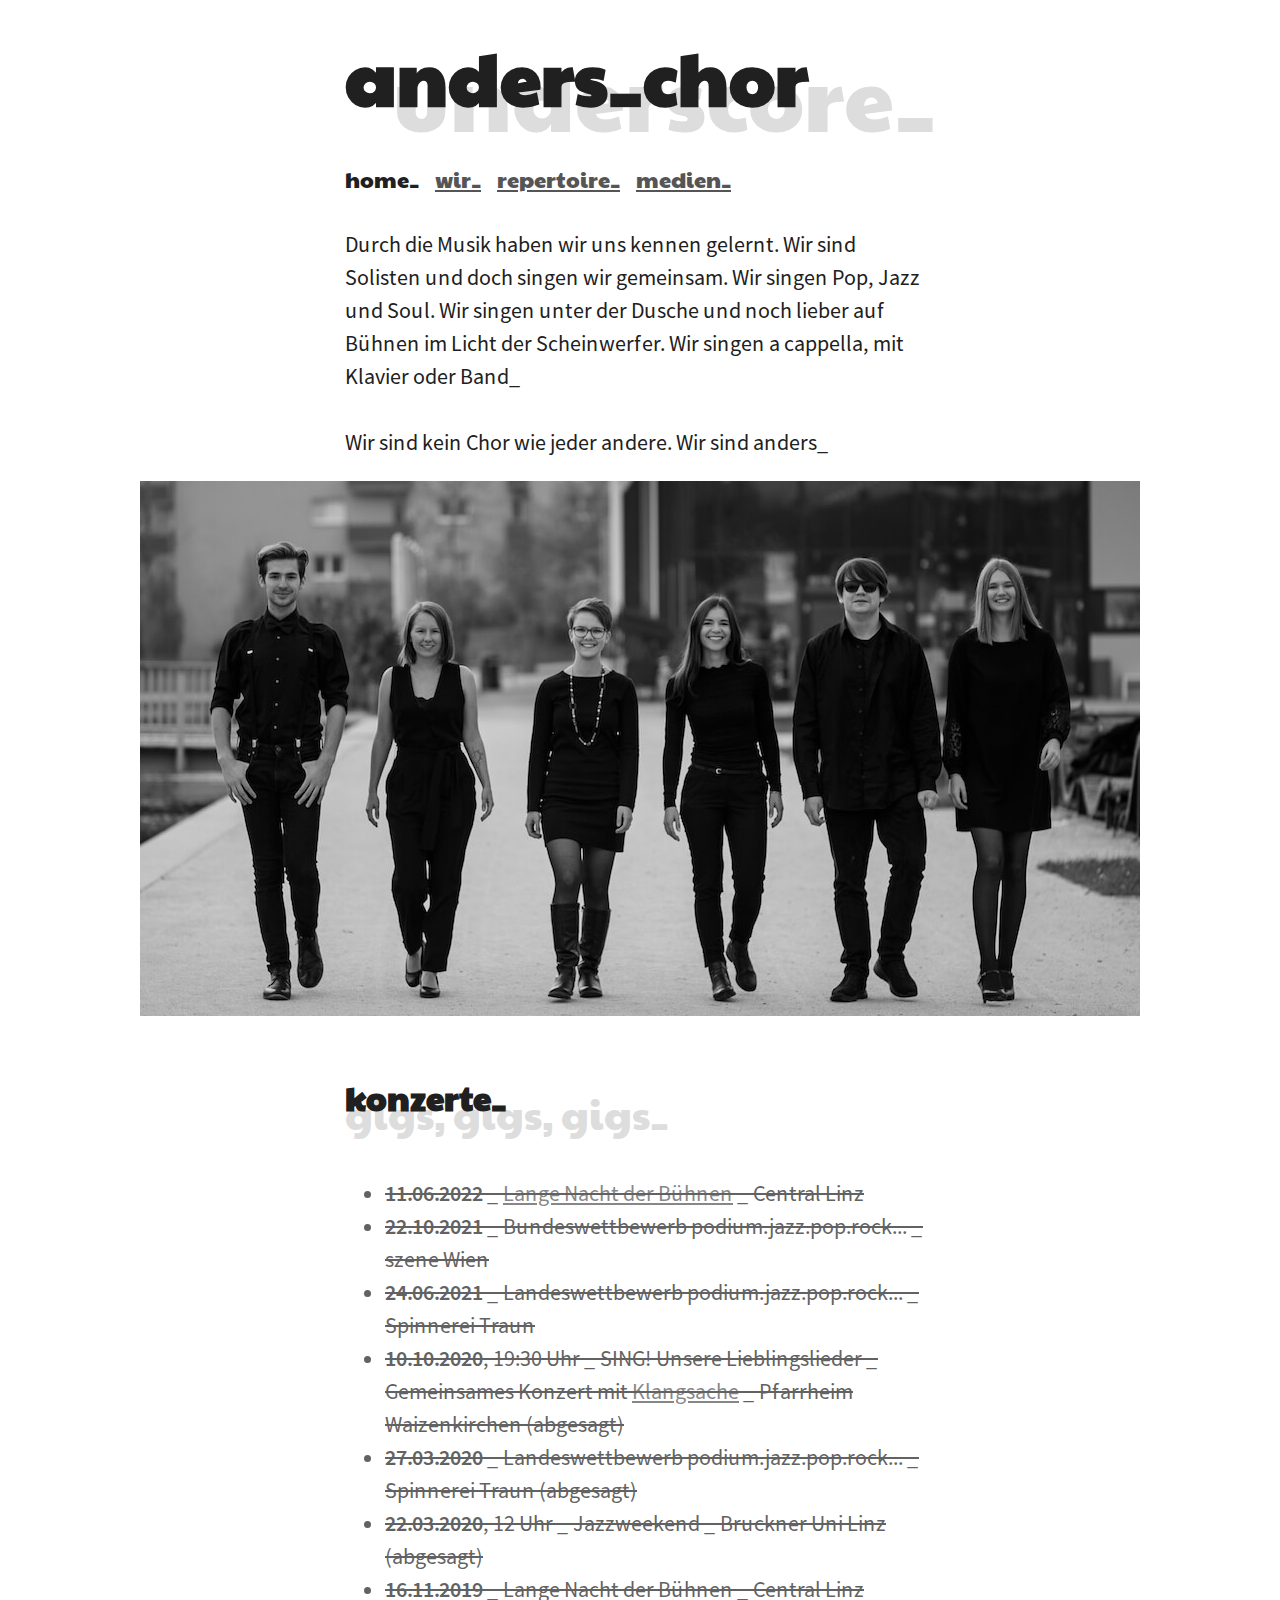
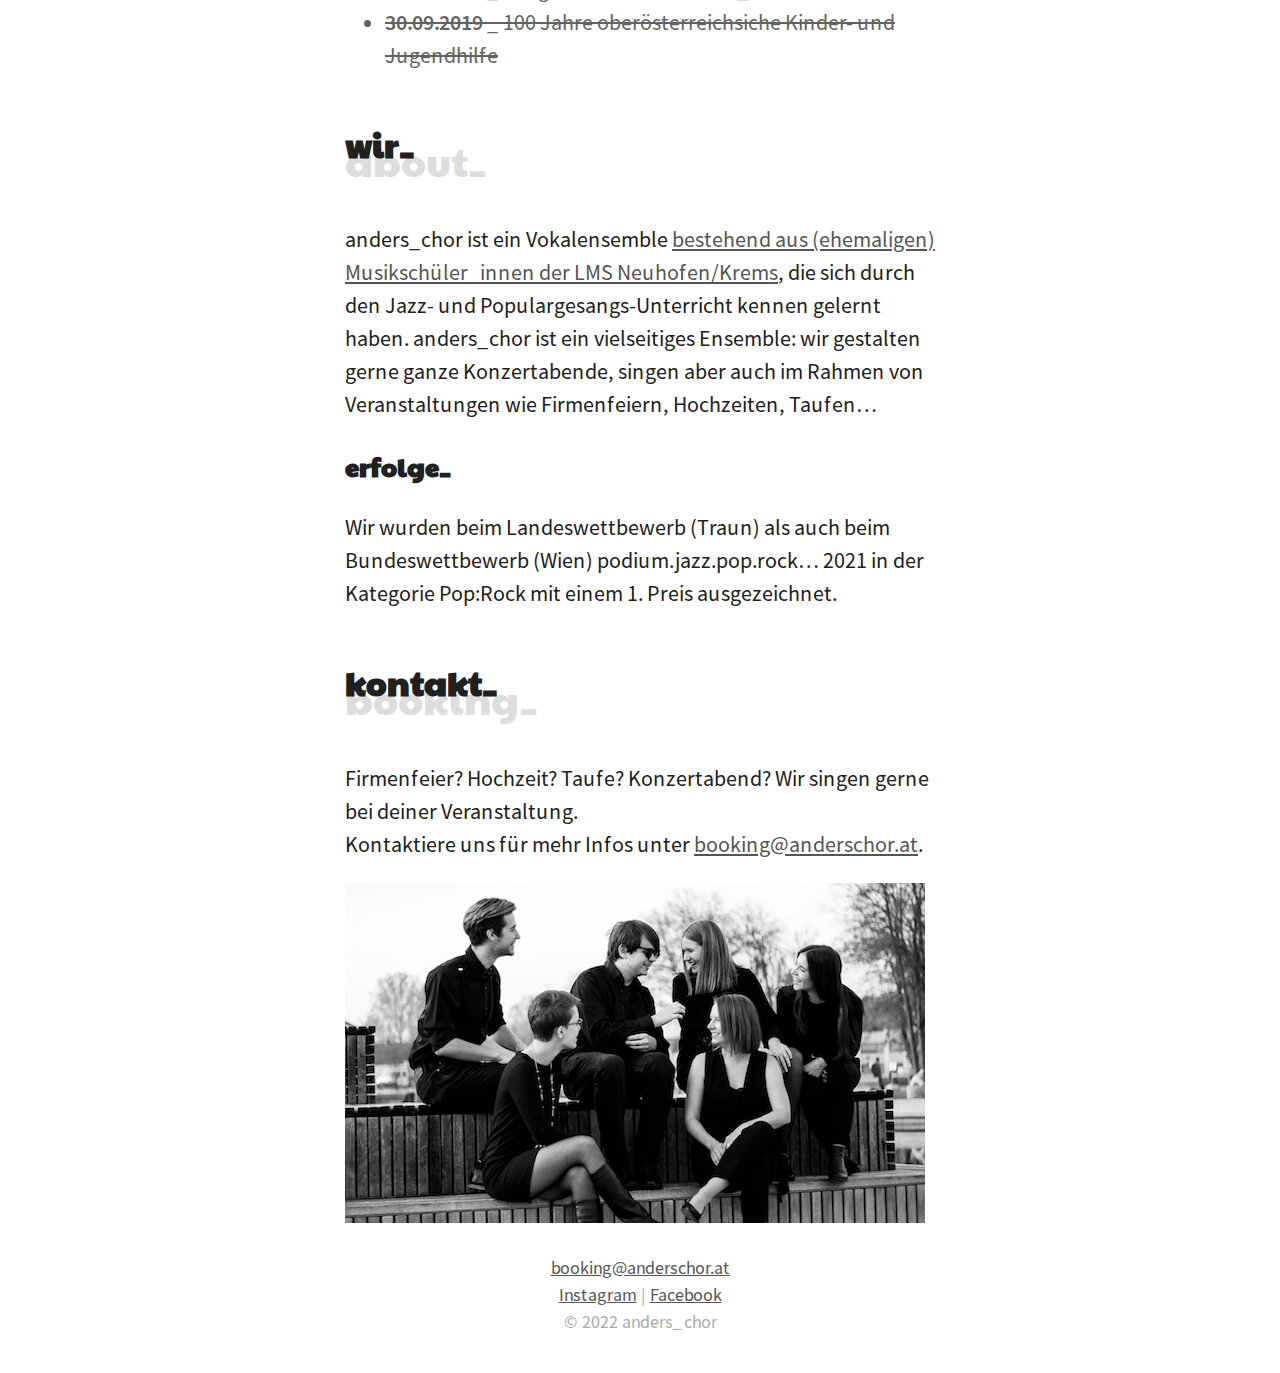
<file: index.html>
<!DOCTYPE html>
<html>

<head>
  <meta charset="utf-8" />
  <meta name="viewport" content="width=device-width, initial-scale=1.0" />
  <meta name="description"
    content="Das Vokalensemble anders_chor besteht aus sechs talentierten Sängerinnen und Sängern und singt Pop, Soul und Jazz bei unterschiedlichsten Anlässen." />
  <meta property="og:title" content="anders_chor – das Vokalensemble für Konzertabende, Firmenfeiern,
      Hochzeiten und Taufen" />
  <meta property="og:description"
    content="Das Vokalensemble anders_chor besteht aus sechs talentierten Sängerinnen und Sängern und singt Pop, Soul und Jazz bei unterschiedlichsten Anlässen." />
  <meta property="og:url" content="https://www.anderschor.at" />
  <meta property="og:type" content="website" />
  <meta property="og:image" content="https://www.anderschor.at/images/anders-chor.jpg" />
  <meta property="og:locale" content="de_AT" />
  <meta name="twitter:card" content="summary_large_image" />
  <link rel="icon" type="image/png" href="./favicon-16x16.png" sizes="16x16" />
  <link rel="icon" type="image/png" href="./favicon-32x32.png" sizes="32x32" />
  <link rel="shortcut icon" href="./favicon.ico" type="image/x-icon" />
  <title>
    anders_chor _ das Vokalensemble für Konzertabende, Firmenfeiern,
    Hochzeiten und Taufen
  </title>
  <link href="./styles.css" rel="stylesheet" />
</head>

<body>
  <div class="content-wrapper">
    <div class="content-header">
      <h1 class="headline">anders_chor</h1>
      <span class="subheadline-h1" aria-hidden="true">underscore_</span>
    </div>
    <nav>
      <span class="nav-item">home_</span>
      <a href="/wir" class="nav-item" title="Über die Musiker_innen von anders_chor">wir_</a>
      <a href="/repertoire" class="nav-item" title="Repertoire von anders_chor">repertoire_</a>
      <a href="/medien" class="nav-item" title="Videos, Fotos und Songs von anders_chor">medien_</a>
    </nav>
    <p>
      Durch die Musik haben wir uns kennen gelernt. Wir sind Solisten und doch
      singen wir gemeinsam. Wir singen Pop, Jazz und Soul. Wir singen unter
      der Dusche und noch lieber auf Bühnen im Licht der Scheinwerfer. Wir
      singen a cappella, mit Klavier oder Band_<br /><br />
      Wir sind kein Chor wie jeder andere. Wir sind anders_
    </p>
    <p>
      <img src="./images/anders-chor.jpg"
        alt="Alex, Lara, Lydia, Teresa, Connor und Amelie gehen nebeneinander auf die Kamera zu. Im Hintergrund sieht man einen Teil der Spinnerei in Traun."
        class="image-wide" />
    </p>
    <div class="content-header">
      <h2 class="headline">konzerte_</h2>
      <span class="subheadline-h2 hide-sm" aria-hidden="true">gigs, gigs, gigs_</span>
      <span class="subheadline-h2 hide-lg" aria-hidden="true">gigs_</span>
    </div>
    <ul>
      <li class="js-gig">
        <strong>11.06.2022</strong> _ <a href="http://www.langenachtderbuehnen.at/?p=7672"
          rel="noopener noreferrer" target="_blank">Lange Nacht der Bühnen</a> _ Central Linz
      </li>
      <li class="js-gig">
        <strong>22.10.2021</strong> _ Bundeswettbewerb podium.jazz.pop.rock... _ szene Wien
      </li>
      <li class="js-gig">
        <strong>24.06.2021</strong> _ Landeswettbewerb podium.jazz.pop.rock... _ Spinnerei
        Traun
      </li>
      <li class="js-gig">
        <strong>10.10.2020</strong>, 19:30 Uhr _ SING! Unsere Lieblingslieder
        _ Gemeinsames Konzert mit
        <a href="http://www.klangsache.at" rel="noopener noreferrer" target="_blank">Klangsache</a>
        _ Pfarrheim Waizenkirchen (abgesagt)
      </li>
      <li class="js-gig">
        <strong>27.03.2020</strong> _ Landeswettbewerb podium.jazz.pop.rock... _ Spinnerei
        Traun (abgesagt)
      </li>
      <li class="js-gig">
        <strong>22.03.2020</strong>, 12 Uhr _ Jazzweekend _ Bruckner Uni Linz
        (abgesagt)
      </li>
      <li class="js-gig">
        <strong>16.11.2019</strong> _ Lange Nacht der Bühnen _ Central Linz
      </li>
      <li class="js-gig">
        <strong>30.09.2019</strong> _ 100 Jahre oberösterreichsiche Kinder-
        und Jugendhilfe
      </li>
    </ul>

    <div class="content-header">
      <h2 class="headline">wir_</h2>
      <span class="subheadline-h2" aria-hidden="true">about_</span>
    </div>
    <p>
      anders_chor ist ein Vokalensemble
      <a href="./wir/">bestehend aus (ehemaligen) Musikschüler_innen der LMS
        Neuhofen/Krems</a>, die sich durch den Jazz- und Populargesangs-Unterricht kennen gelernt
      haben. anders_chor ist ein vielseitiges Ensemble: wir gestalten gerne
      ganze Konzertabende, singen aber auch im Rahmen von Veranstaltungen wie
      Firmenfeiern, Hochzeiten, Taufen…
      <br />
    </p>

    <h3>erfolge_</h3>
    <p>Wir wurden beim Landeswettbewerb (Traun) als auch beim Bundeswettbewerb (Wien) podium.jazz.pop.rock… 2021 in der
      Kategorie
      Pop:Rock mit einem 1. Preis ausgezeichnet.</p>

    <div class="content-header">
      <h2 class="headline">kontakt_</h2>
      <span class="subheadline-h2" aria-hidden="true">booking_</span>
    </div>
    <p>
      Firmenfeier? Hochzeit? Taufe? Konzertabend? Wir singen gerne bei deiner
      Veranstaltung.<br />
      Kontaktiere uns für mehr Infos unter
      <a href="mailto:booking@anderschor.at">booking@anderschor.at</a>.
    </p>
    <p>
      <img src="./images/anders-chor-talking.jpg"
        alt="Alex, Lara, Lydia, Teresa, Connor und Amelie sitzen nebeneinander auf Holzstufen und plaudern und lachen." />
    </p>
    <footer class="footer">
      <p>
        <a href="mailto:booking@anderschor.at">booking@anderschor.at</a>
        <br />
        <a href="https://www.instagram.com/anders_chor_official/" rel="noopener noreferrer"
          target="_blank">Instagram</a> |
        <a href="https://www.facebook.com/anderschor/" rel="noopener noreferrer" target="_blank">Facebook</a><br />
        &copy; 2022 anders_chor
      </p>
    </footer>
  </div>
  <script src="./script.js"></script>
</body>

</html>
</file>
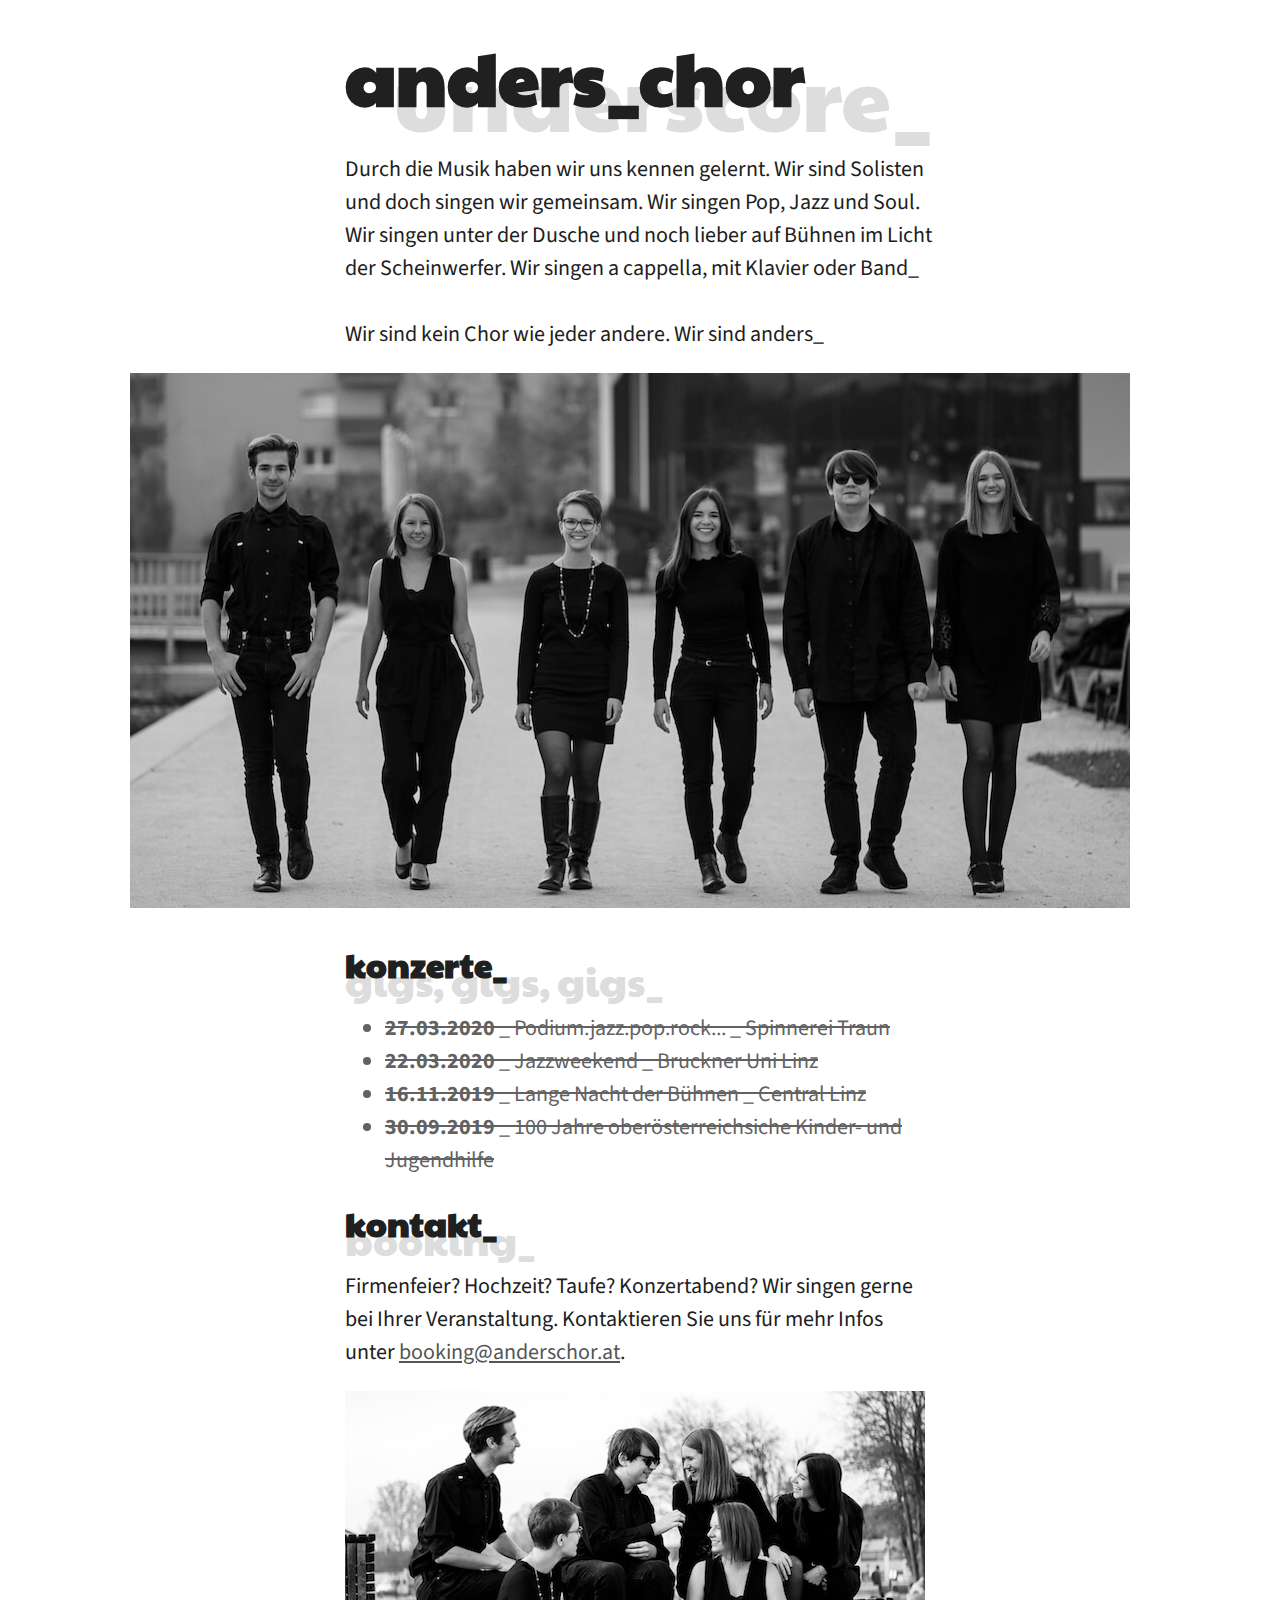
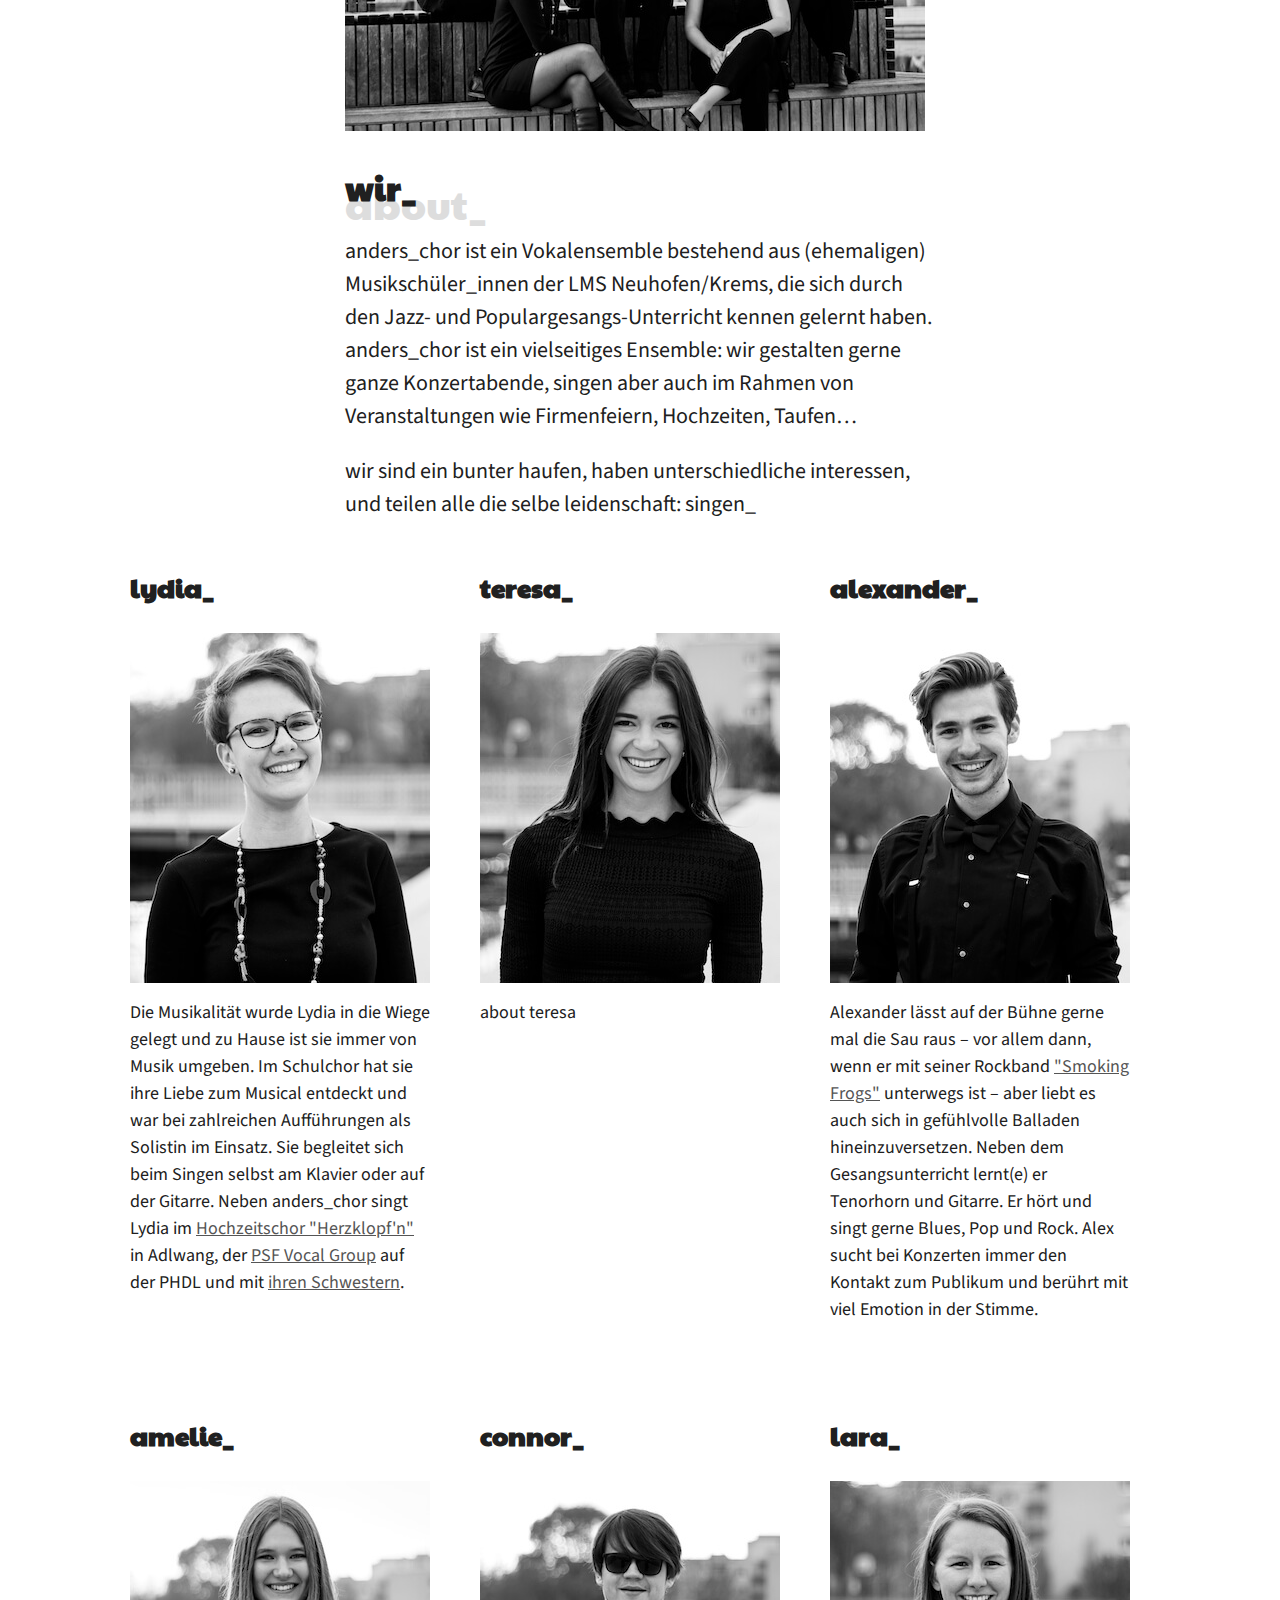
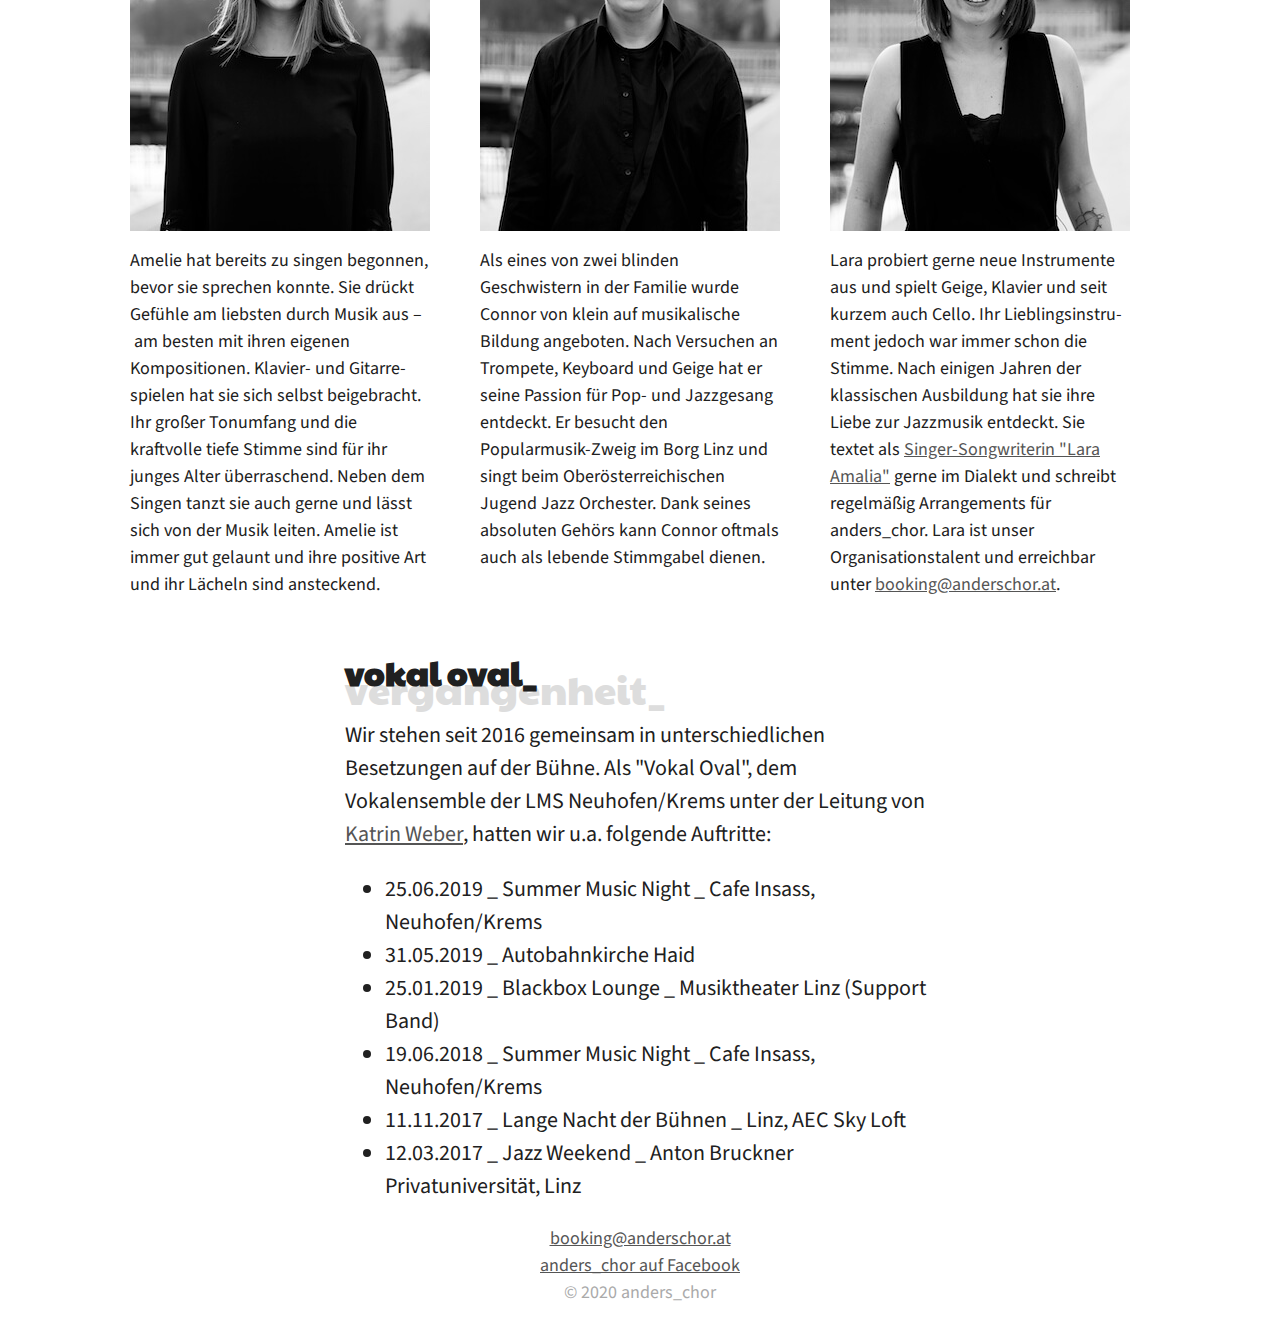
<file: _coming-soon/index.html>
<!DOCTYPE html>
<html>
  <head>
    <meta charset="utf-8" />
    <meta name="viewport" content="width=device-width, initial-scale=1.0" />
    <meta
      name="description"
      content="Das Vokalensemble anders_chor besteht aus sechs talentierten Sängerinnen und Sängern und singt Pop, Soul und Jazz bei unterschiedlichsten Anlässen."
    />
    <meta
      property="og:title"
      content="anders_chor – das Vokalensemble für Konzertabende, Firmenfeiern,
      Hochzeiten und Taufen"
    />
    <meta
      property="og:description"
      content="Das Vokalensemble anders_chor besteht aus sechs talentierten Sängerinnen und Sängern und singt Pop, Soul und Jazz bei unterschiedlichsten Anlässen."
    />
    <meta property="og:url" content="https://www.anderschor.at" />
    <meta property="og:type" content="website" />
    <meta property="og:image" content="https://www.anderschor.at/anders-chor.jpg" />
    <meta property="og:locale" content="de_AT" />
    <meta name="twitter:card" content="summary_large_image" />
    <link rel="icon" type="image/png" href="./favicon-16x16.png" sizes="16x16" />
    <link rel="icon" type="image/png" href="./favicon-32x32.png" sizes="32x32" />
    <link rel="shortcut icon" href="./favicon.ico" type="image/x-icon" />
    <title>
      anders_chor _ das Vokalensemble für Konzertabende, Firmenfeiern, Hochzeiten und Taufen
    </title>
    <link
      href="https://fonts.googleapis.com/css?family=Paytone+One|Source+Sans+Pro&display=swap"
      rel="stylesheet"
    />
    <link href="./styles.css" rel="stylesheet" />
  </head>

  <body>
    <div class="content-wrapper">
      <div class="content-header">
        <h1 class="headline">anders_chor</h1>
        <span class="subheadline-h1" aria-hidden="true">underscore_</span>
      </div>
      <p>
        Durch die Musik haben wir uns kennen gelernt. Wir sind Solisten und doch singen wir
        gemeinsam. Wir singen Pop, Jazz und Soul. Wir singen unter der Dusche und noch lieber auf
        Bühnen im Licht der Scheinwerfer. Wir singen a cappella, mit Klavier oder Band_<br /><br />
        Wir sind kein Chor wie jeder andere. Wir sind anders_
      </p>
      <p>
        <img
          src="./anders-chor.jpg"
          alt="Alex, Lara, Lydia, Teresa, Connor, Amelie - anders_chor"
          class="image-wide"
        />
      </p>
      <div class="content-header">
        <h2 class="headline">konzerte_</h2>
        <span class="subheadline-h2 hide-sm" aria-hidden="true">gigs, gigs, gigs_</span>
        <span class="subheadline-h2 hide-lg" aria-hidden="true">gigs_</span>
      </div>
      <ul>
        <li class="js-gig">
          <strong>27.03.2020</strong> _ Podium.jazz.pop.rock... _ Spinnerei Traun
        </li>
        <li class="js-gig"><strong>22.03.2020</strong> _ Jazzweekend _ Bruckner Uni Linz</li>
        <li class="js-gig"><strong>16.11.2019</strong> _ Lange Nacht der Bühnen _ Central Linz</li>
        <li class="js-gig">
          <strong>30.09.2019</strong> _ 100 Jahre oberösterreichsiche Kinder- und Jugendhilfe
        </li>
      </ul>
      <div class="content-header">
        <h2 class="headline">kontakt_</h2>
        <span class="subheadline-h2" aria-hidden="true">booking_</span>
      </div>
      <p>
        Firmenfeier? Hochzeit? Taufe? Konzertabend? Wir singen gerne bei Ihrer Veranstaltung.
        Kontaktieren Sie uns für mehr Infos unter
        <a href="mailto:booking@anderschor.at">booking@anderschor.at</a>.
      </p>
      <p>
        <img
          src="./anders-chor-talking.jpg"
          alt="Alex, Lara, Lydia, Teresa, Connor, Amelie - anders_chor"
        />
      </p>

      <div class="content-header">
        <h2 class="headline">wir_</h2>
        <span class="subheadline-h2" aria-hidden="true">about_</span>
      </div>
      <p>
        anders_chor ist ein Vokalensemble bestehend aus (ehemaligen) Musikschüler_innen der LMS
        Neuhofen/Krems, die sich durch den Jazz- und Populargesangs-Unterricht kennen gelernt haben.
        anders_chor ist ein vielseitiges Ensemble: wir gestalten gerne ganze Konzertabende, singen
        aber auch im Rahmen von Veranstaltungen wie Firmenfeiern, Hochzeiten, Taufen…
      </p>
      <p>
        wir sind ein bunter haufen, haben unterschiedliche interessen, und teilen alle die selbe
        leidenschaft: singen_
      </p>

      <div class="singers">
        <div>
          <h3 class="headline-singers headline-lydia">lydia_</h3>
          <div class="singer-content">
            <img src="./images/lydia.jpg" alt="Lydia" />
            <p>
              Die Musikalität wurde Lydia in die Wiege gelegt und zu Hause ist sie immer von Musik
              umgeben. Im Schulchor hat sie ihre Liebe zum Musical entdeckt und war bei zahlreichen
              Aufführungen als Solistin im Einsatz. Sie begleitet sich beim Singen selbst am Klavier
              oder auf der Gitarre. Neben anders_chor singt Lydia im
              <a href="https://herzklopfn.wordpress.com" target="_blank" rel="noopener noreferrer"
                >Hochzeitschor "Herzklopf'n"</a
              >
              in Adlwang, der
              <a href="https://psf.ph-linz.at/de/vocal/" target="_blank" rel="noopener noreferrer"
                >PSF Vocal Group</a
              >
              auf der PHDL und mit
              <a
                href="https://www.facebook.com/Gesangsduo-Vocalissimo-100884068036515/"
                target="_blank"
                rel="noopener noreferrer"
                >ihren Schwestern</a
              >.
            </p>
          </div>
        </div>
        <div>
          <h3 class="headline-singers headline-teresa">teresa_</h3>
          <div class="singer-content">
            <img src="./images/teresa.jpg" alt="Teresa" />
            <p>about teresa</p>
          </div>
        </div>
        <div>
          <h3 class="headline-singers headline-alexander">alexander_</h3>
          <div class="singer-content">
            <img src="./images/alex.jpg" alt="Alexander" />
            <p>
              Alexander lässt auf der Bühne gerne mal die Sau raus – vor allem dann, wenn er mit
              seiner Rockband
              <a href="https://www.smokingfrogs.at" target="_blank" rel="noopener noreferrer"
                >"Smoking Frogs"</a
              >
              unterwegs ist – aber liebt es auch sich in gefühlvolle Balladen hineinzuversetzen.
              Neben dem Gesangsunterricht lernt(e) er Tenorhorn und Gitarre. Er hört und singt gerne
              Blues, Pop und Rock. Alex sucht bei Konzerten immer den Kontakt zum Publikum und
              berührt mit viel Emotion in der Stimme.
            </p>
          </div>
        </div>
        <div>
          <h3 class="headline-singers headline-amelie">amelie_</h3>
          <div class="singer-content">
            <img src="./images/amelie.jpg" alt="Amelie" />
            <p>
              Amelie hat bereits zu singen begonnen, bevor sie sprechen konnte. Sie drückt Gefühle
              am liebsten durch Musik aus – am besten mit ihren eigenen Kompositionen. Klavier- und
              Gitarre-spielen hat sie sich selbst beigebracht. Ihr großer Tonumfang und die
              kraftvolle tiefe Stimme sind für ihr junges Alter überraschend. Neben dem Singen tanzt
              sie auch gerne und lässt sich von der Musik leiten. Amelie ist immer gut gelaunt und
              ihre positive Art und ihr Lächeln sind ansteckend.
            </p>
          </div>
        </div>
        <div>
          <h3 class="headline-singers headline-connor">connor_</h3>
          <div class="singer-content">
            <img src="./images/connor.jpg" alt="Connor" />
            <p>
              Als eines von zwei blinden Geschwistern in der Familie wurde Connor von klein auf
              musikalische Bildung angeboten. Nach Versuchen an Trompete, Keyboard und Geige hat er
              seine Passion für Pop- und Jazzgesang entdeckt. Er besucht den Popularmusik-Zweig im
              Borg Linz und singt beim Oberösterreichischen Jugend Jazz Orchester. Dank seines
              absoluten Gehörs kann Connor oftmals auch als lebende Stimmgabel dienen.
            </p>
          </div>
        </div>
        <div>
          <h3 class="headline-singers headline-lara">lara_</h3>
          <div class="singer-content">
            <img src="./images/lara.jpg" alt="Lara" />
            <p>
              Lara probiert gerne neue Instrumente aus und spielt Geige, Klavier und seit kurzem
              auch Cello. Ihr Lieblings&shy;ins&shy;tru&shy;ment jedoch war immer schon die Stimme.
              Nach einigen Jahren der klassischen Ausbildung hat sie ihre Liebe zur Jazzmusik
              entdeckt. Sie textet als
              <a href="https://laraamalia.at/music/" target="_blank" rel="noopener noreferrer"
                >Singer-Songwriterin "Lara Amalia"</a
              >
              gerne im Dialekt und schreibt regelmäßig Arrangements für anders_chor. Lara ist unser
              Organisationstalent und erreichbar unter
              <a href="mailto:booking@anderschor.at">booking@anderschor.at</a>.
            </p>
          </div>
        </div>
      </div>

      <div class="content-header">
        <h2 class="headline">vokal oval_</h2>
        <span class="subheadline-h2 hide-sm" aria-hidden="true">vergangenheit_</span>
        <span class="subheadline-h2 hide-lg" aria-hidden="true">vergangen_</span>
      </div>
      <p>
        Wir stehen seit 2016 gemeinsam in unterschiedlichen Besetzungen auf der Bühne. Als "Vokal
        Oval", dem Vokalensemble der LMS Neuhofen/Krems unter der Leitung von
        <a href="http://www.katrinweber.net/" target="_blank" rel="noopener noreferrer"
          >Katrin Weber</a
        >, hatten wir u.a. folgende Auftritte:
      </p>
      <ul>
        <li>25.06.2019 _ Summer Music Night _ Cafe Insass, Neuhofen/Krems</li>
        <li>31.05.2019 _ Autobahnkirche Haid</li>
        <li>25.01.2019 _ Blackbox Lounge _ Musiktheater Linz (Support Band)</li>
        <li>19.06.2018 _ Summer Music Night _ Cafe Insass, Neuhofen/Krems</li>
        <li>11.11.2017 _ Lange Nacht der Bühnen _ Linz, AEC Sky Loft</li>
        <li>
          12.03.2017 _ Jazz Weekend _ Anton Bruckner Privatuniversität, Linz
        </li>
      </ul>
      <footer class="footer">
        <p>
          <a href="mailto:booking@anderschor.at">booking@anderschor.at</a>
          <br />
          <a href="https://www.facebook.com/anderschor/" rel="noopener noreferrer"
            >anders_chor auf Facebook</a
          ><br />
          &copy; 2020 anders_chor
        </p>
      </footer>
    </div>
    <script src="./script.js"></script>
  </body>
</html>
</file>
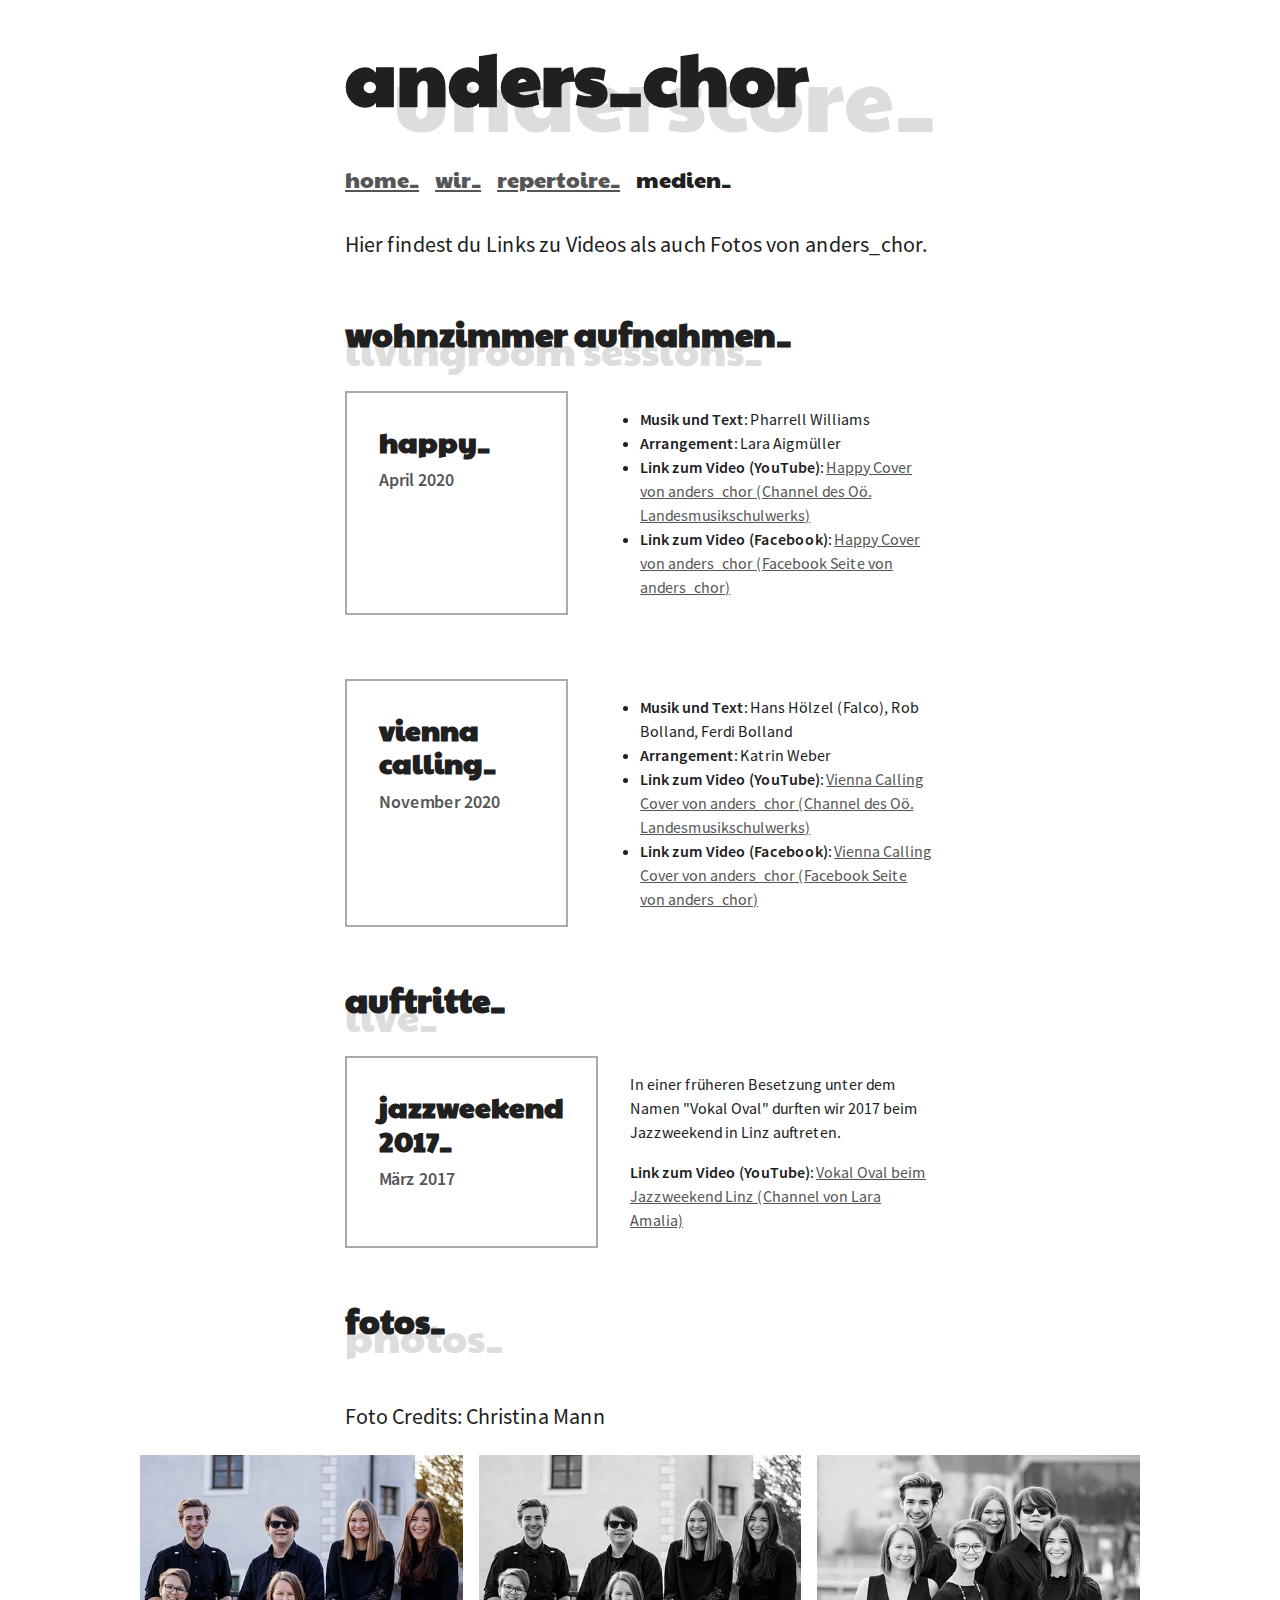
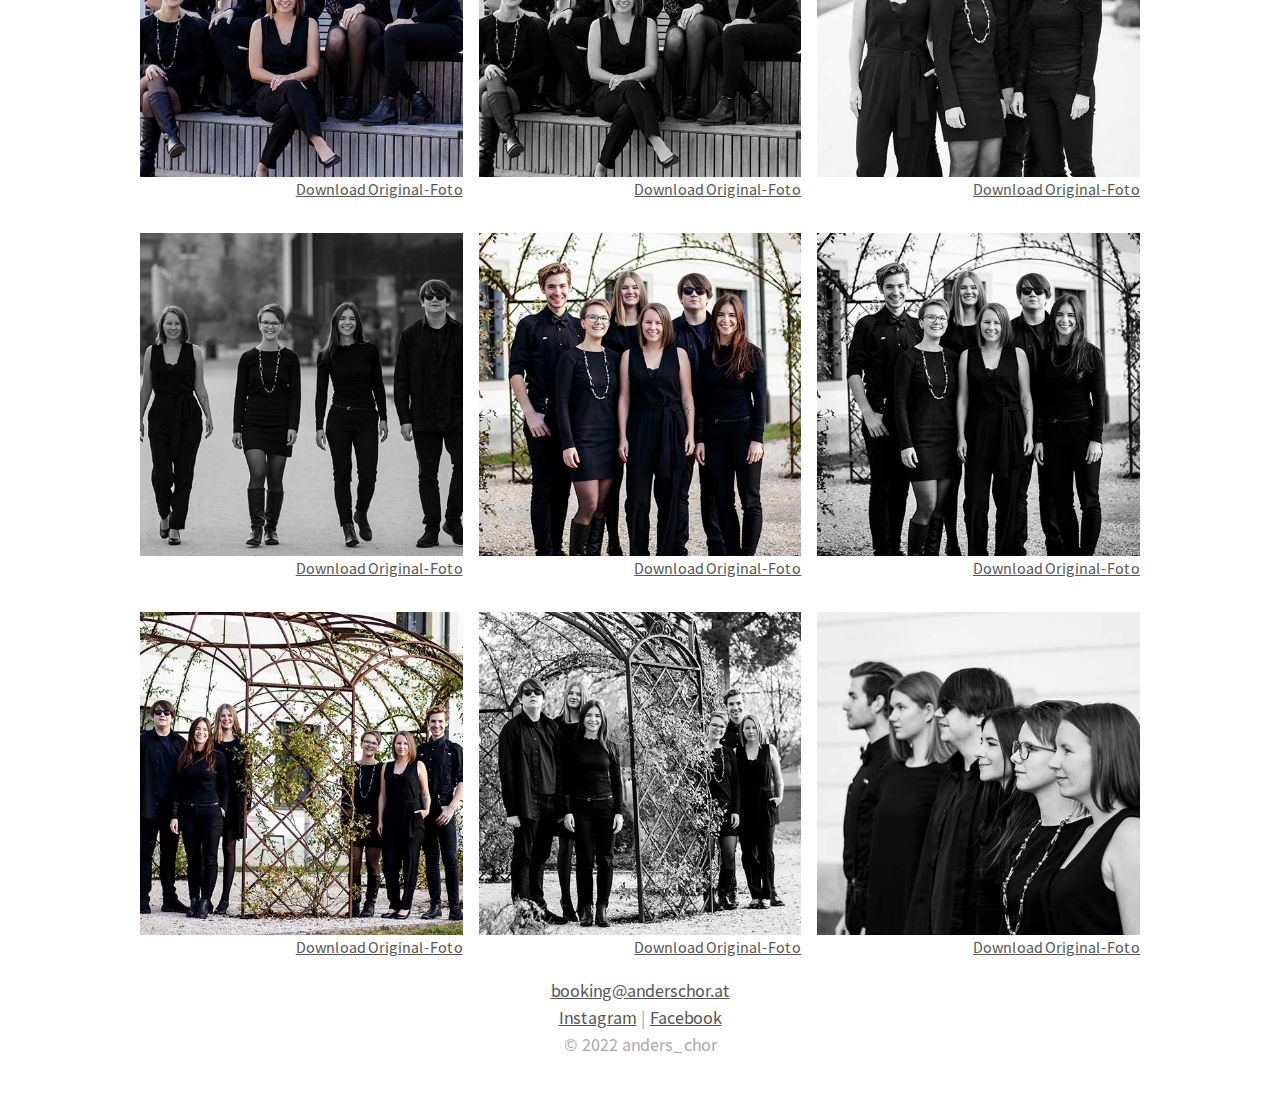
<file: medien/index.html>
<!DOCTYPE html>
<html>

<head>
  <meta charset="utf-8" />
  <meta name="viewport" content="width=device-width, initial-scale=1.0" />
  <meta name="description"
    content="Das Vokalensemble anders_chor besteht aus sechs talentierten Sängerinnen und Sängern und singt Pop, Soul und Jazz bei unterschiedlichsten Anlässen." />
  <meta property="og:title" content="anders_chor – das Vokalensemble für Konzertabende, Firmenfeiern,
      Hochzeiten und Taufen" />
  <meta property="og:description"
    content="Das Vokalensemble anders_chor besteht aus sechs talentierten Sängerinnen und Sängern und singt Pop, Soul und Jazz bei unterschiedlichsten Anlässen." />
  <meta property="og:url" content="https://www.anderschor.at" />
  <meta property="og:type" content="website" />
  <meta property="og:image" content="https://www.anderschor.at/images/anders-chor.jpg" />
  <meta property="og:locale" content="de_AT" />
  <meta name="twitter:card" content="summary_large_image" />
  <link rel="icon" type="image/png" href="../favicon-16x16.png" sizes="16x16" />
  <link rel="icon" type="image/png" href="../favicon-32x32.png" sizes="32x32" />
  <link rel="shortcut icon" href="../favicon.ico" type="image/x-icon" />
  <title>
    Videos, Fotos und Songs von anders_chor
  </title>
  <link href="../styles.css" rel="stylesheet" />
</head>

<body>
  <div class="content-wrapper">
    <div class="content-header">
      <h1 class="headline">anders_chor</h1>
      <span class="subheadline-h1" aria-hidden="true">underscore_</span>
    </div>
    <nav>
      <a href="/" class="nav-item" title="Zurück zur Startseite">home_</a>
      <a href="/wir" class="nav-item" title="Über die Musiker_innen von anders_chor">wir_</a>
      <a href="/repertoire" class="nav-item" title="Repertoire von anders_chor">repertoire_</a>
      <span class="nav-item">medien_</span>
    </nav>

    <p>
      Hier findest du Links zu Videos als auch Fotos von anders_chor.
    </p>

    <div class="content-header">
      <h2 class="headline">wohnzimmer aufnahmen_</h2>
      <span class="subheadline-h2 hide-sm" aria-hidden="true">livingroom sessions_</span>
    </div>

    <div class="videos">
      <div class="video">
        <div class="headline-videos">
          <h3>happy_</h3>
          <div class="video-date">April 2020</div>
        </div>
        <div class="video-description">
          <ul>
            <li><strong>Musik und Text</strong>: Pharrell Williams</li>
            <li><strong>Arrangement</strong>: Lara Aigmüller</li>
            <li><strong>Link zum Video (YouTube)</strong>: <a href="https://www.youtube.com/watch?v=XTG9hDMDesY"
                target="_blank" rel="noopener noreferrer">Happy Cover von anders_chor (Channel des Oö.
                Landesmusikschulwerks)</a></li>
            <li><strong>Link zum Video (Facebook)</strong>: <a
                href="https://www.facebook.com/anderschor/videos/526445008016881" target="_blank"
                rel="noopener noreferrer">Happy Cover von anders_chor (Facebook Seite von anders_chor)</a></li>
          </ul>
        </div>
      </div>

      <div class="video">
        <div class="headline-videos">
          <h3>vienna calling_</h3>
          <div class="video-date">November 2020</div>
        </div>
        <div class="video-description">
          <ul>
            <li><strong>Musik und Text</strong>: Hans Hölzel (Falco), Rob Bolland, Ferdi Bolland</li>
            <li><strong>Arrangement</strong>: Katrin Weber</li>
            <li><strong>Link zum Video (YouTube)</strong>: <a href="https://www.youtube.com/watch?v=3hfibGc-aB0"
                target="_blank" rel="noopener noreferrer">Vienna Calling Cover von anders_chor (Channel des Oö.
                Landesmusikschulwerks)</a></li>
            <li><strong>Link zum Video (Facebook)</strong>: <a
                href="https://www.facebook.com/anderschor/videos/794269791413099" target="_blank"
                rel="noopener noreferrer">Vienna Calling Cover von anders_chor (Facebook Seite von anders_chor)</a></li>
          </ul>
        </div>
      </div>
    </div>

    <div class="content-header">
      <h2 class="headline">auftritte_</h2>
      <span class="subheadline-h2 hide-sm" aria-hidden="true">live_</span>
    </div>

    <div class="videos">
      <div class="video">
        <div class="headline-videos">
          <h3>jazzweekend 2017_</h3>
          <div class="video-date">März 2017</div>
        </div>
        <div class="video-description">
          <p>
            In einer früheren Besetzung unter dem Namen "Vokal Oval" durften wir 2017 beim Jazzweekend in Linz
            auftreten.
          </p>
          <p>
            <strong>Link zum Video (YouTube)</strong>: <a href="https://www.youtube.com/watch?v=UH8S5EPodeU"
              target="_blank" rel="noopener noreferrer">Vokal Oval beim Jazzweekend Linz (Channel von Lara Amalia)</a>
          </p>
        </div>
      </div>
    </div>

    <div class="content-header">
      <h2 class="headline">fotos_</h2>
      <span class="subheadline-h2 hide-sm" aria-hidden="true">photos_</span>
    </div>

    <p>Foto Credits: Christina Mann</p>

    <div class="photos">
      <div class="photo">
        <img src="/images/anderschor-1.jpg" alt="Gruppenfoto anders_chor sitzend, Farbe" />
        <a href="/images/originals/anderschor-1.jpg" class="photo-download" download>Download Original-Foto</a>
      </div>
      <div class="photo">
        <img src="/images/anderschor-2.jpg" alt="Gruppenfoto anders_chor sitzend, schwarz/weiß" />
        <a href="/images/originals/anderschor-2.jpg" class="photo-download" download>Download Original-Foto</a>
      </div>
      <div class="photo">
        <img src="/images/anderschor-5.jpg" alt="Gruppenfoto anders_chor stehend, schwarz/weiß" />
        <a href="/images/originals/anderschor-5.jpg" class="photo-download" download>Download Original-Foto</a>
      </div>
      <div class="photo">
        <img src="/images/anderschor-6.jpg" alt="Gruppenfoto anders_chor gehend, schwarz/weiß" />
        <a href="/images/originals/anderschor-6.jpg" class="photo-download" download>Download Original-Foto</a>
      </div>
      <div class="photo">
        <img src="/images/anderschor-3.jpg" alt="Gruppenfoto anders_chor stehend, Farbe" />
        <a href="/images/originals/anderschor-3.jpg" class="photo-download" download>Download Original-Foto</a>
      </div>
      <div class="photo">
        <img src="/images/anderschor-4.jpg" alt="Gruppenfoto anders_chor stehend, schwarz/weiß, vignette" />
        <a href="/images/originals/anderschor-4.jpg" class="photo-download" download>Download Original-Foto</a>
      </div>
      <div class="photo">
        <img src="/images/anderschor-7.jpg" alt="Gruppenfoto anders_chor stehend, Farbe" />
        <a href="/images/originals/anderschor-7.jpg" class="photo-download" download>Download Original-Foto</a>
      </div>
      <div class="photo">
        <img src="/images/anderschor-8.jpg" alt="Gruppenfoto anders_chor stehend, schwarz/weiß" />
        <a href="/images/originals/anderschor-8.jpg" class="photo-download" download>Download Original-Foto</a>
      </div>
      <div class="photo">
        <img src="/images/anderschor-9.jpg" alt="Gruppenfoto anders_chor seitlich, schwarz/weiß" />
        <a href="/images/originals/anderschor-9.jpg" class="photo-download" download>Download Original-Foto</a>
      </div>
    </div>

    <footer class="footer">
      <p>
        <a href="mailto:booking@anderschor.at">booking@anderschor.at</a>
        <br />
        <a href="https://www.instagram.com/anders_chor_official/" rel="noopener noreferrer" target="_blank">Instagram</a> |
        <a href="https://www.facebook.com/anderschor/" rel="noopener noreferrer" target="_blank">Facebook</a><br />
        &copy; 2022 anders_chor
      </p>
    </footer>
  </div>
</body>

</html>
</file>
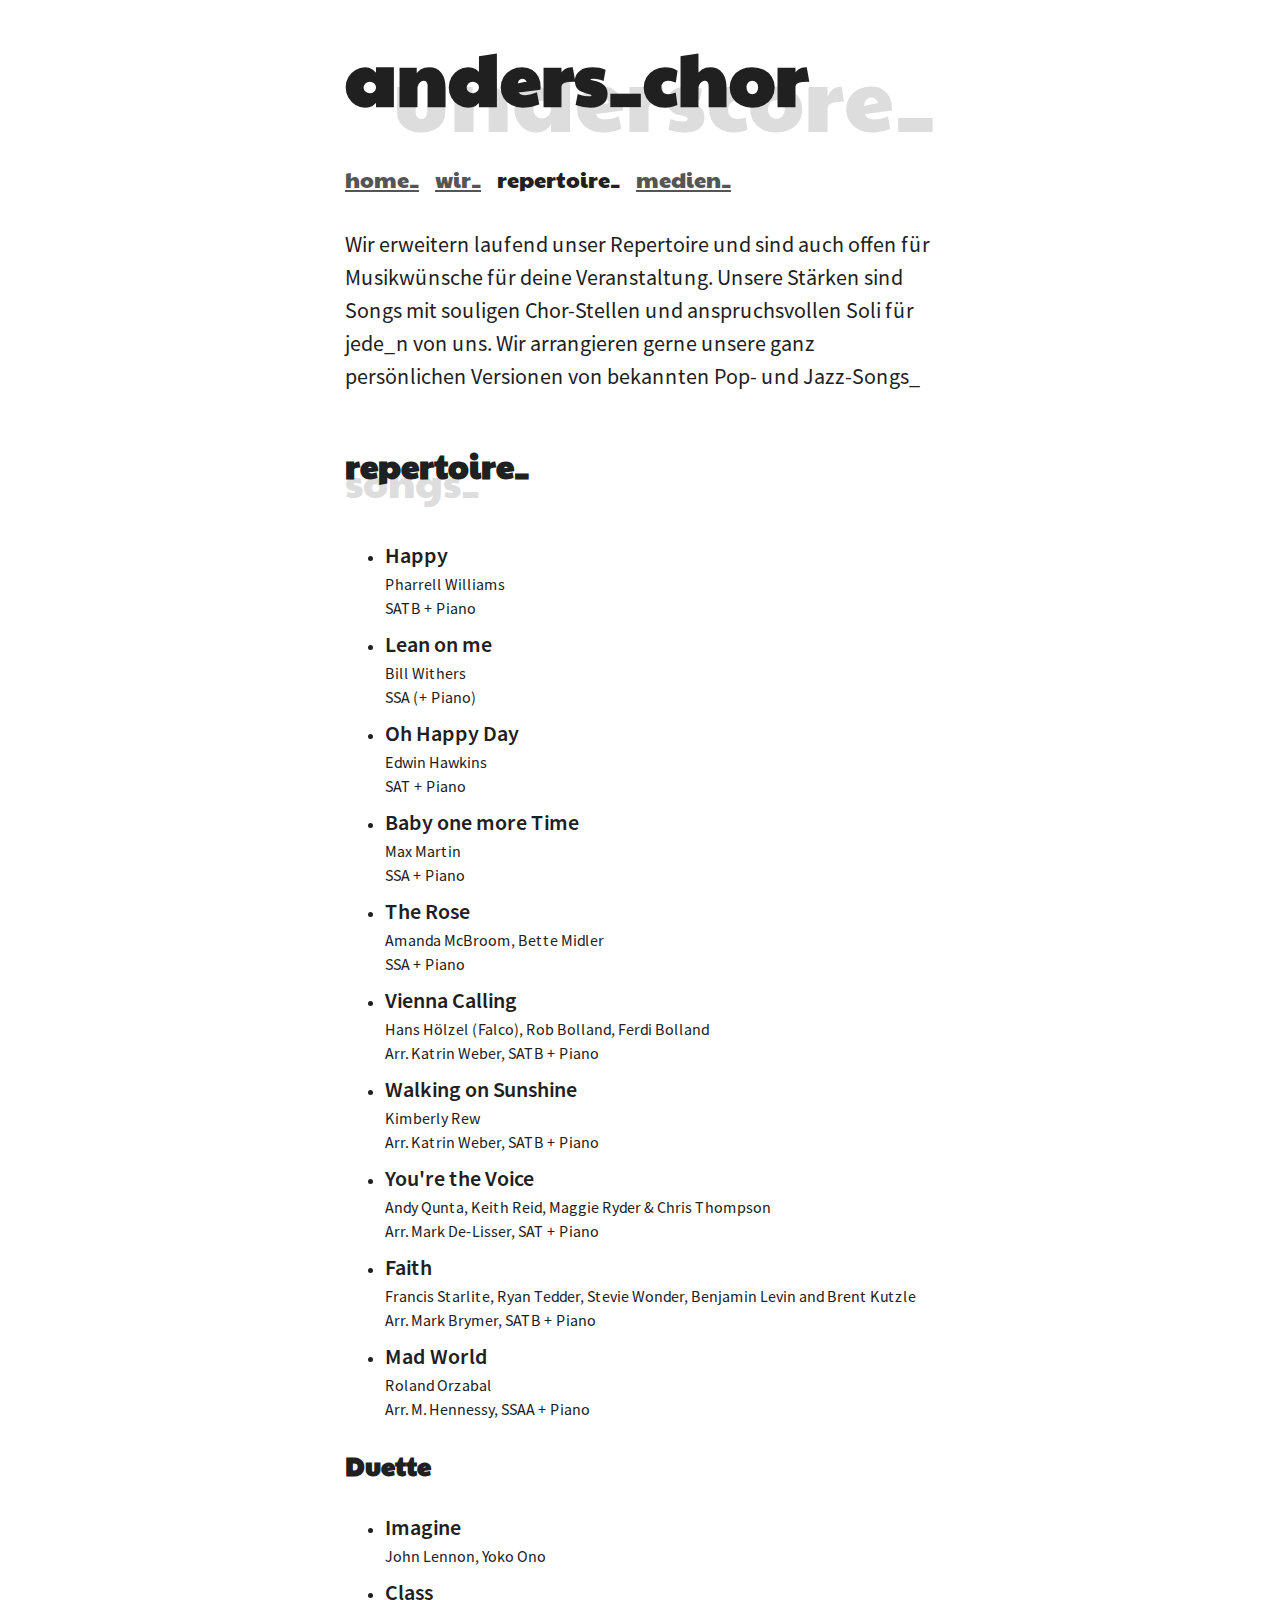
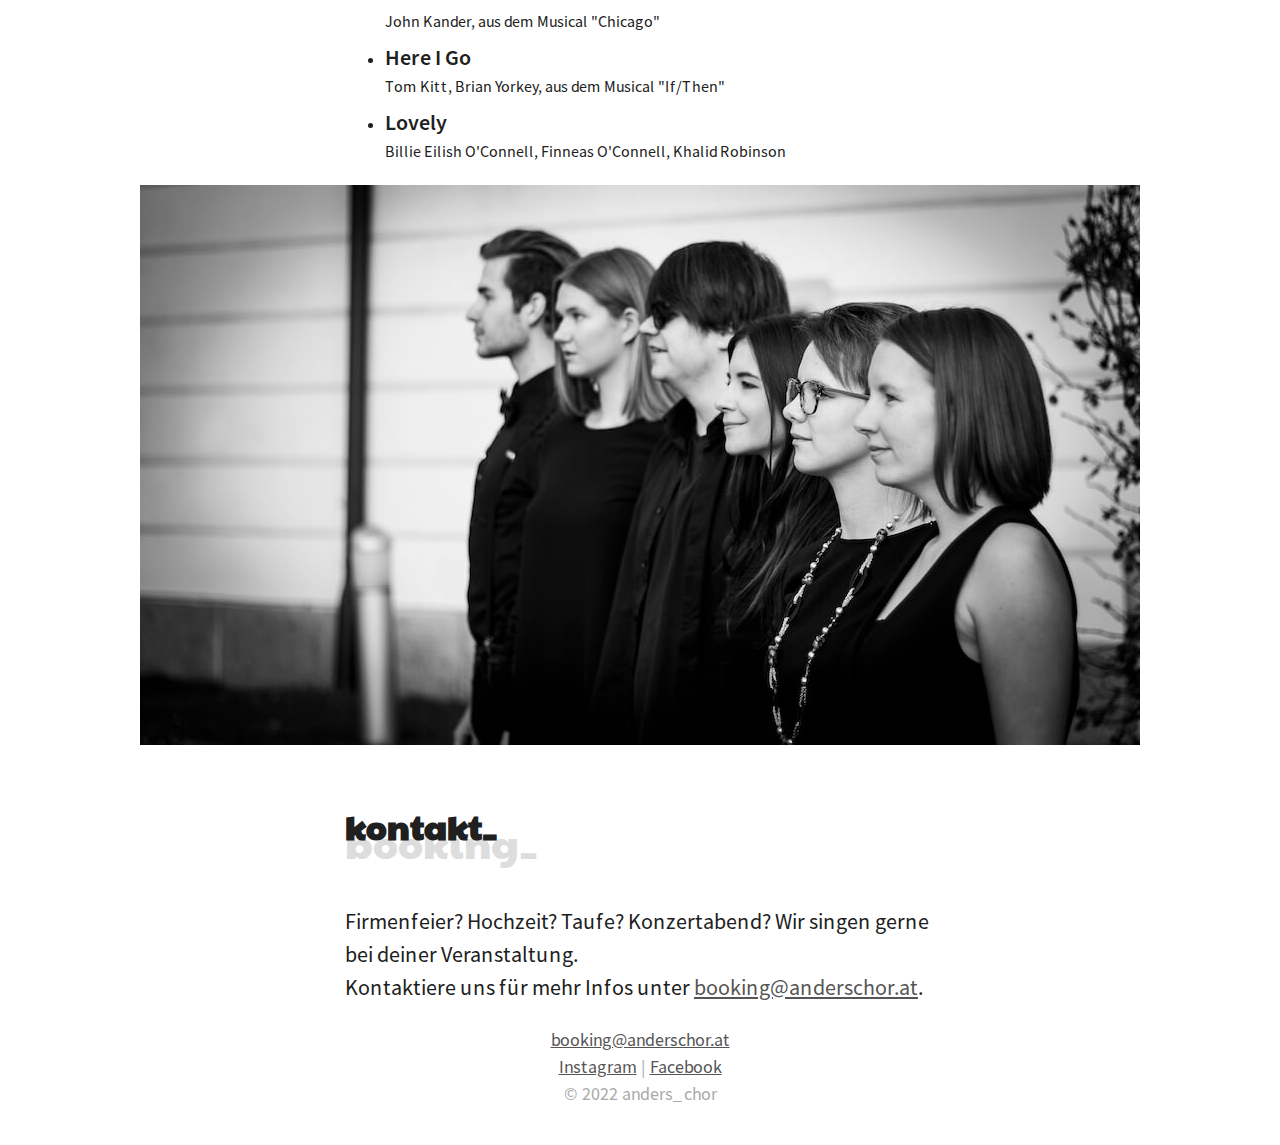
<file: repertoire/index.html>
<!DOCTYPE html>
<html>

<head>
  <meta charset="utf-8" />
  <meta name="viewport" content="width=device-width, initial-scale=1.0" />
  <meta name="description"
    content="Das Vokalensemble anders_chor besteht aus sechs talentierten Sängerinnen und Sängern und singt Pop, Soul und Jazz bei unterschiedlichsten Anlässen." />
  <meta property="og:title" content="anders_chor – das Vokalensemble für Konzertabende, Firmenfeiern,
      Hochzeiten und Taufen" />
  <meta property="og:description"
    content="Das Vokalensemble anders_chor besteht aus sechs talentierten Sängerinnen und Sängern und singt Pop, Soul und Jazz bei unterschiedlichsten Anlässen." />
  <meta property="og:url" content="https://www.anderschor.at" />
  <meta property="og:type" content="website" />
  <meta property="og:image" content="https://www.anderschor.at/images/anders-chor-profile.jpg" />
  <meta property="og:locale" content="de_AT" />
  <meta name="twitter:card" content="summary_large_image" />
  <link rel="icon" type="image/png" href="../favicon-16x16.png" sizes="16x16" />
  <link rel="icon" type="image/png" href="../favicon-32x32.png" sizes="32x32" />
  <link rel="shortcut icon" href="../favicon.ico" type="image/x-icon" />
  <title>
    Repertoire von anders_chor
  </title>
  <link href="../styles.css" rel="stylesheet" />
</head>

<body>
  <div class="content-wrapper">
    <div class="content-header">
      <h1 class="headline">anders_chor</h1>
      <span class="subheadline-h1" aria-hidden="true">underscore_</span>
    </div>

    <nav>
      <a href="/" class="nav-item" title="Zurück zur Startseite">home_</a>
      <a href="/wir" class="nav-item" title="Über die Sänger_innen von anders_chor">wir_</a>
      <span class="nav-item">repertoire_</span>
      <a href="/medien" class="nav-item" title="Videos, Fotos und Songs von anders_chor">medien_</a>
    </nav>

    <p>
      Wir erweitern laufend unser Repertoire und sind auch offen für Musikwünsche für deine
      Veranstaltung. Unsere Stärken sind Songs mit souligen Chor-Stellen und anspruchsvollen Soli
      für jede_n von uns. Wir arrangieren gerne unsere ganz persönlichen Versionen von bekannten
      Pop- und Jazz-Songs_
    </p>

    <div class="content-header">
      <h2 class="headline">repertoire_</h2>
      <span class="subheadline-h2" aria-hidden="true">songs_</span>
    </div>

    <ul class="repertoire">
      <li><strong>Happy</strong><br />Pharrell Williams<br />SATB + Piano</li>
      <li><strong>Lean on me</strong><br />Bill Withers<br />SSA (+ Piano)</li>
      <li><strong>Oh Happy Day</strong><br />Edwin Hawkins<br />SAT + Piano</li>
      <li><strong>Baby one more Time</strong><br />Max Martin<br />SSA + Piano</li>
      <li><strong>The Rose</strong><br />Amanda McBroom, Bette Midler<br />SSA + Piano</li>
      <li><strong>Vienna Calling</strong><br />Hans Hölzel (Falco), Rob Bolland, Ferdi Bolland<br />
        Arr. Katrin Weber, SATB + Piano</li>
      <li>
        <strong>Walking on Sunshine</strong><br />Kimberly Rew<br />
        Arr. Katrin Weber, SATB + Piano
      </li>
      <li>
        <strong>You're the Voice</strong><br />Andy Qunta, Keith Reid, Maggie Ryder & Chris
        Thompson<br />
        Arr. Mark De-Lisser, SAT + Piano
      </li>
      <li>
        <strong>Faith</strong><br />Francis Starlite, Ryan Tedder, Stevie Wonder, Benjamin Levin and Brent Kutzle<br />
        Arr. Mark Brymer, SATB + Piano
      </li>
      <li>
        <strong>Mad World</strong><br />Roland Orzabal<br />Arr. M. Hennessy, SSAA + Piano
      </li>
    </ul>

    <h3>Duette</h3>
    <ul class="repertoire">
      <li><strong>Imagine</strong><br />John Lennon, Yoko Ono</li>
      <li><strong>Class</strong><br />John Kander, aus dem Musical "Chicago"</li>
      <li><strong>Here I Go</strong><br />Tom Kitt, Brian Yorkey, aus dem Musical "If/Then"</li>
      <li><strong>Lovely</strong><br />Billie Eilish O'Connell, Finneas O'Connell, Khalid Robinson</li>
    </ul>

    <p>
      <img src="../images/anders-chor-profile.jpg" alt="Alex, Amelie, Connor, Teresa, Lydia, Lara - anders_chor"
        class="image-wide" />
    </p>

    <div class="content-header">
      <h2 class="headline">kontakt_</h2>
      <span class="subheadline-h2" aria-hidden="true">booking_</span>
    </div>
    <p>
      Firmenfeier? Hochzeit? Taufe? Konzertabend? Wir singen gerne bei deiner Veranstaltung.<br />
      Kontaktiere uns für mehr Infos unter
      <a href="mailto:booking@anderschor.at">booking@anderschor.at</a>.
    </p>
    <footer class="footer">
      <p>
        <a href="mailto:booking@anderschor.at">booking@anderschor.at</a>
        <br />
        <a href="https://www.instagram.com/anders_chor_official/" rel="noopener noreferrer" target="_blank">Instagram</a> |
        <a href="https://www.facebook.com/anderschor/" rel="noopener noreferrer" target="_blank">Facebook</a><br />
        &copy; 2022 anders_chor
      </p>
    </footer>
  </div>
</body>

</html>
</file>
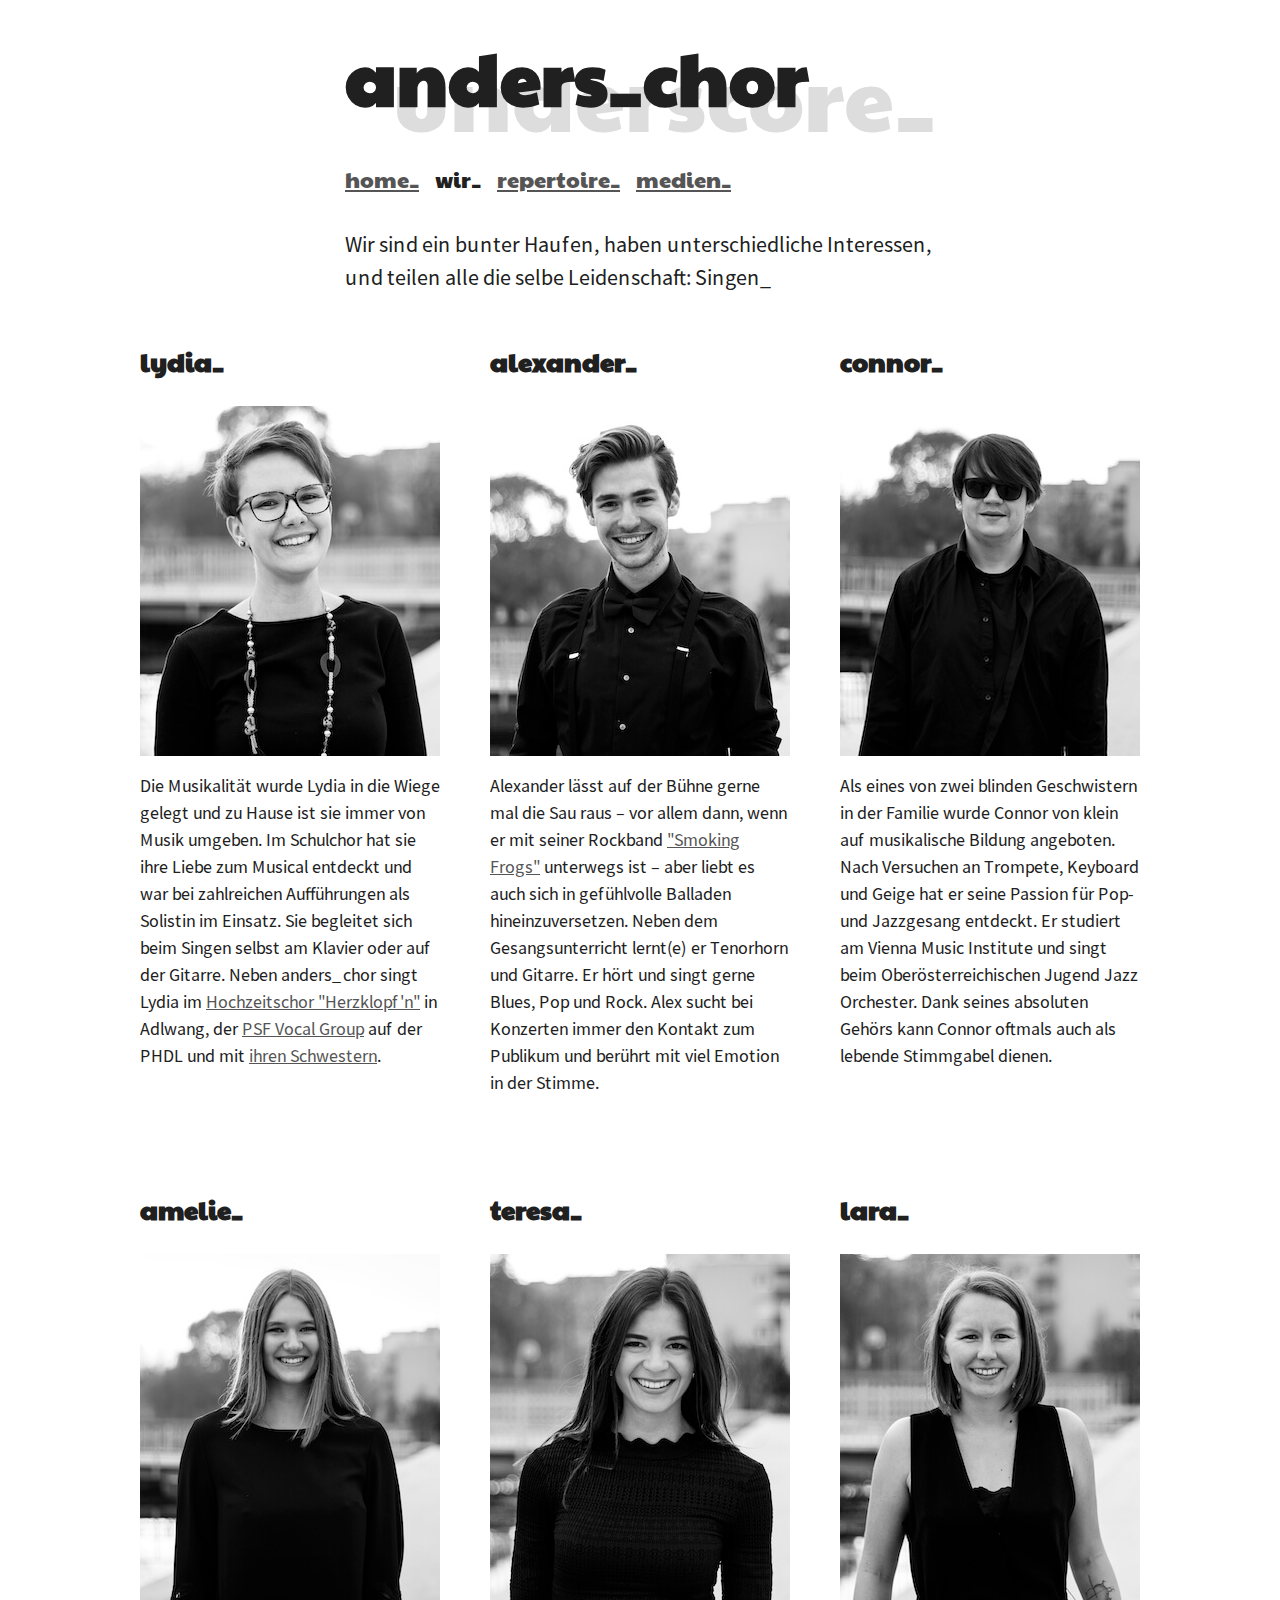
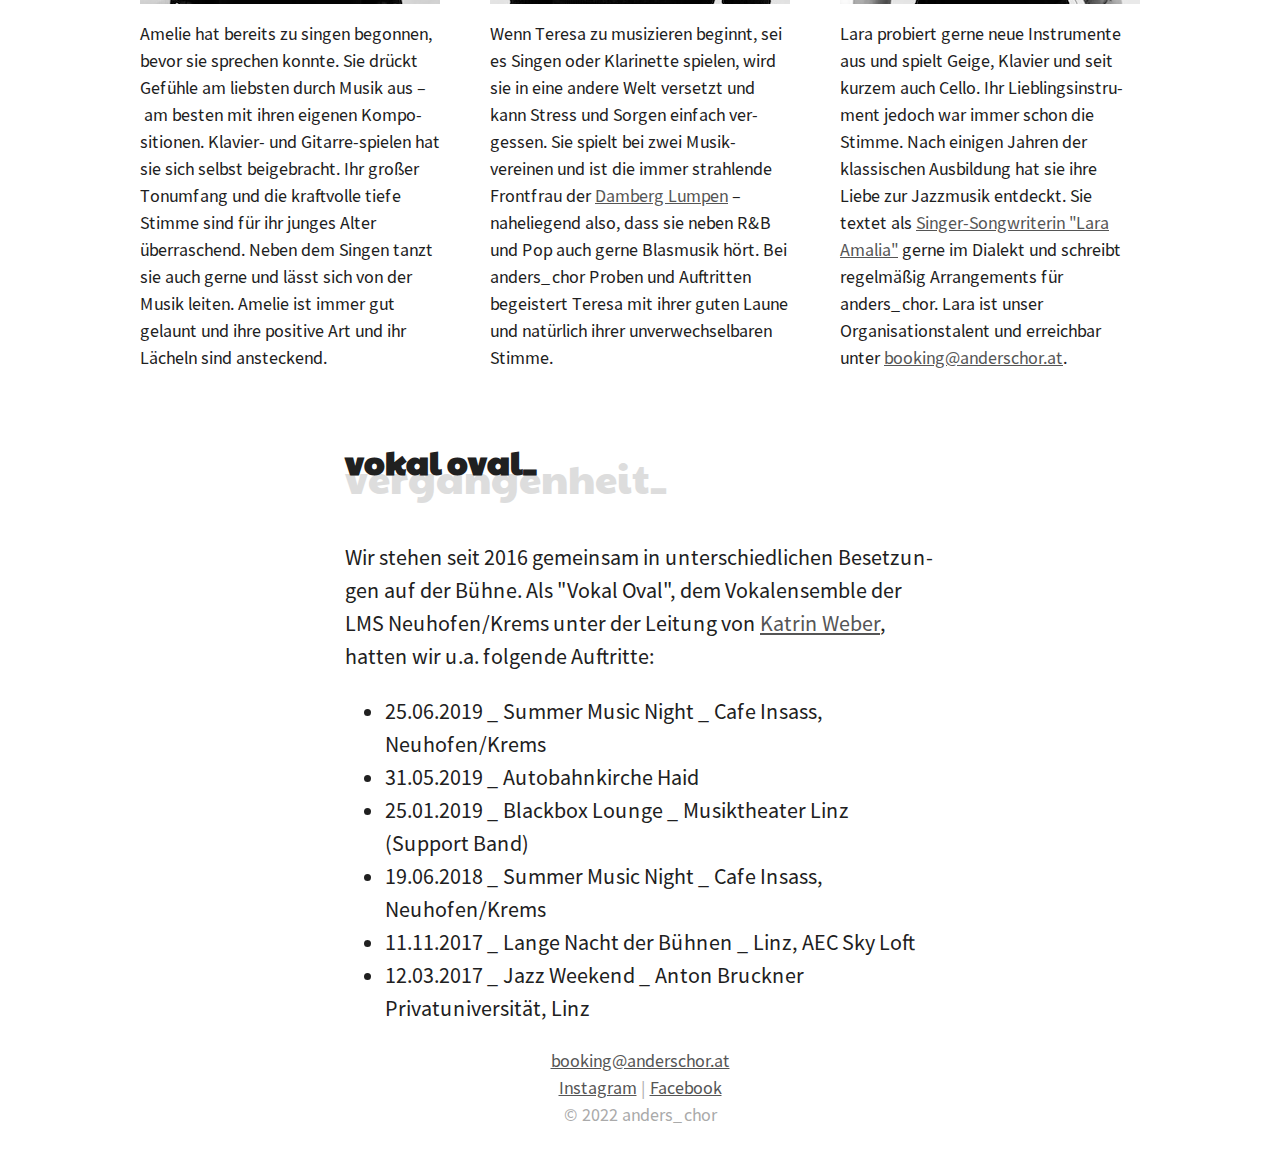
<file: wir/index.html>
<!DOCTYPE html>
<html>

<head>
  <meta charset="utf-8" />
  <meta name="viewport" content="width=device-width, initial-scale=1.0" />
  <meta name="description"
    content="Das Vokalensemble anders_chor besteht aus sechs talentierten Sängerinnen und Sängern und singt Pop, Soul und Jazz bei unterschiedlichsten Anlässen." />
  <meta property="og:title" content="anders_chor – das Vokalensemble für Konzertabende, Firmenfeiern,
      Hochzeiten und Taufen" />
  <meta property="og:description"
    content="Das Vokalensemble anders_chor besteht aus sechs talentierten Sängerinnen und Sängern und singt Pop, Soul und Jazz bei unterschiedlichsten Anlässen." />
  <meta property="og:url" content="https://www.anderschor.at" />
  <meta property="og:type" content="website" />
  <meta property="og:image" content="https://www.anderschor.at/images/anders-chor.jpg" />
  <meta property="og:locale" content="de_AT" />
  <meta name="twitter:card" content="summary_large_image" />
  <link rel="icon" type="image/png" href="../favicon-16x16.png" sizes="16x16" />
  <link rel="icon" type="image/png" href="../favicon-32x32.png" sizes="32x32" />
  <link rel="shortcut icon" href="../favicon.ico" type="image/x-icon" />
  <title>
    Über die Musiker_innen von anders_chor
  </title>
  <link href="../styles.css" rel="stylesheet" />
</head>

<body>
  <div class="content-wrapper">
    <div class="content-header">
      <h1 class="headline">anders_chor</h1>
      <span class="subheadline-h1" aria-hidden="true">underscore_</span>
    </div>
    <nav>
      <a href="/" class="nav-item" title="Zurück zur Startseite">home_</a>
      <span class="nav-item">wir_</span>
      <a href="/repertoire" class="nav-item" title="Repertoire von anders_chor">repertoire_</a>
      <a href="/medien" class="nav-item" title="Videos, Fotos und Songs von anders_chor">medien_</a>
    </nav>
    <p>
      Wir sind ein bunter Haufen, haben unterschiedliche Interessen, und teilen alle die selbe
      Leidenschaft: Singen_
    </p>

    <div class="singers">
      <div>
        <h3 class="headline-singers headline-lydia">lydia_</h3>
        <div class="singer-content">
          <img src="../images/lydia.jpg" alt="Lydia" />
          <p>
            Die Musikalität wurde Lydia in die Wiege gelegt und zu Hause ist sie immer von Musik
            umgeben. Im Schulchor hat sie ihre Liebe zum Musical entdeckt und war bei zahlreichen
            Aufführungen als Solistin im Einsatz. Sie begleitet sich beim Singen selbst am Klavier
            oder auf der Gitarre. Neben anders_chor singt Lydia im
            <a href="https://herzklopfn.wordpress.com" target="_blank" rel="noopener noreferrer">Hochzeitschor
              "Herzklopf'n"</a>
            in Adlwang, der
            <a href="https://psf.ph-linz.at/de/vocal/" target="_blank" rel="noopener noreferrer">PSF Vocal Group</a>
            auf der PHDL und mit
            <a href="https://www.facebook.com/Gesangsduo-Vocalissimo-100884068036515/" target="_blank"
              rel="noopener noreferrer">ihren Schwestern</a>.
          </p>
        </div>
      </div>
      <div>
        <h3 class="headline-singers headline-alexander">alexander_</h3>
        <div class="singer-content">
          <img src="../images/alex.jpg" alt="Alexander" />
          <p>
            Alexander lässt auf der Bühne gerne mal die Sau raus – vor allem dann, wenn er mit
            seiner Rockband
            <a href="https://www.smokingfrogs.at" target="_blank" rel="noopener noreferrer">"Smoking Frogs"</a>
            unterwegs ist – aber liebt es auch sich in gefühlvolle Balladen hineinzuversetzen.
            Neben dem Gesangsunterricht lernt(e) er Tenorhorn und Gitarre. Er hört und singt gerne
            Blues, Pop und Rock. Alex sucht bei Konzerten immer den Kontakt zum Publikum und
            berührt mit viel Emotion in der Stimme.
          </p>
        </div>
      </div>
      <div>
        <h3 class="headline-singers headline-connor">connor_</h3>
        <div class="singer-content">
          <img src="../images/connor.jpg" alt="Connor" />
          <p>
            Als eines von zwei blinden Geschwistern in der Familie wurde Connor von klein auf
            musikalische Bildung angeboten. Nach Versuchen an Trompete, Keyboard und Geige hat er
            seine Passion für Pop- und Jazzgesang entdeckt. Er studiert am Vienna Music Institute und singt beim
            Oberösterreichischen Jugend Jazz Orchester. Dank seines
            absoluten Gehörs kann Connor oftmals auch als lebende Stimmgabel dienen.
          </p>
        </div>
      </div>
      <div>
        <h3 class="headline-singers headline-amelie">amelie_</h3>
        <div class="singer-content">
          <img src="../images/amelie.jpg" alt="Amelie" />
          <p>
            Amelie hat bereits zu singen begonnen, bevor sie sprechen konnte. Sie drückt Gefühle
            am liebsten durch Musik aus – am besten mit ihren eigenen Kom&shy;po&shy;sitionen.
            Klavier- und Gitarre-spielen hat sie sich selbst beigebracht. Ihr großer Tonumfang und
            die kraftvolle tiefe Stimme sind für ihr junges Alter überraschend. Neben dem Singen
            tanzt sie auch gerne und lässt sich von der Musik leiten. Amelie ist immer gut gelaunt
            und ihre positive Art und ihr Lächeln sind ansteckend.
          </p>
        </div>
      </div>
      <div>
        <h3 class="headline-singers headline-teresa">teresa_</h3>
        <div class="singer-content">
          <img src="../images/teresa.jpg" alt="Teresa" />
          <p>
            Wenn Teresa zu musizieren beginnt, sei es Singen oder Klarinette spielen, wird sie in
            eine andere Welt versetzt und kann Stress und Sorgen einfach ver&shy;gessen. Sie
            spielt bei zwei Musik&shy;vereinen und ist die immer strahlende Frontfrau der
            <a href="http://www.damberglumpen.at" target="_blank" rel="noopener noreferrer">Damberg Lumpen</a>
            – naheliegend also, dass sie neben R&B und Pop auch gerne Blasmusik hört. Bei
            anders_chor Proben und Auftritten begeistert Teresa mit ihrer guten Laune und
            natürlich ihrer unverwechselbaren Stimme.
          </p>
        </div>
      </div>
      <div>
        <h3 class="headline-singers headline-lara">lara_</h3>
        <div class="singer-content">
          <img src="../images/lara.jpg" alt="Lara" />
          <p>
            Lara probiert gerne neue Instrumente aus und spielt Geige, Klavier und seit kurzem
            auch Cello. Ihr Lieblings&shy;ins&shy;tru&shy;ment jedoch war immer schon die Stimme.
            Nach einigen Jahren der klassischen Ausbildung hat sie ihre Liebe zur Jazzmusik
            entdeckt. Sie textet als
            <a href="https://laraamalia.at/music/" target="_blank" rel="noopener noreferrer">Singer-Songwriterin "Lara
              Amalia"</a>
            gerne im Dialekt und schreibt regelmäßig Arrangements für anders_chor. Lara ist unser
            Organisationstalent und erreichbar unter
            <a href="mailto:booking@anderschor.at">booking@anderschor.at</a>.
          </p>
        </div>
      </div>
    </div>

    <div class="content-header">
      <h2 class="headline">vokal oval_</h2>
      <span class="subheadline-h2 hide-sm" aria-hidden="true">vergangenheit_</span>
      <span class="subheadline-h2 hide-lg" aria-hidden="true">vergangen_</span>
    </div>
    <p>
      Wir stehen seit 2016 gemeinsam in unterschiedlichen Be&shy;setz&shy;un&shy;gen auf der
      Bühne. Als "Vokal Oval", dem Vokal&shy;en&shy;sem&shy;ble der LMS Neuhofen/Krems unter der
      Leitung von
      <a href="http://www.katrinweber.net/" target="_blank" rel="noopener noreferrer">Katrin Weber</a>, hatten wir u.a.
      folgende Auftritte:
    </p>
    <ul>
      <li>25.06.2019 _ Summer Music Night _ Cafe Insass, Neuhofen/Krems</li>
      <li>31.05.2019 _ Autobahnkirche Haid</li>
      <li>25.01.2019 _ Blackbox Lounge _ Musiktheater Linz (Support Band)</li>
      <li>19.06.2018 _ Summer Music Night _ Cafe Insass, Neuhofen/Krems</li>
      <li>11.11.2017 _ Lange Nacht der Bühnen _ Linz, AEC Sky Loft</li>
      <li>
        12.03.2017 _ Jazz Weekend _ Anton Bruckner Privatuniversität, Linz
      </li>
    </ul>
    <footer class="footer">
      <p>
        <a href="mailto:booking@anderschor.at">booking@anderschor.at</a>
        <br />
        <a href="https://www.instagram.com/anders_chor_official/" rel="noopener noreferrer" target="_blank">Instagram</a> |
        <a href="https://www.facebook.com/anderschor/" rel="noopener noreferrer" target="_blank">Facebook</a><br />
        &copy; 2022 anders_chor
      </p>
    </footer>
  </div>
</body>

</html>
</file>
<file: styles.css>
/* source-sans-pro-regular - latin */
@font-face {
  font-family: 'Source Sans Pro';
  font-style: normal;
  font-weight: 400;
  src: local(''),
  url('./fonts/source-sans-pro-v21-latin-regular.woff2') format('woff2'), /* Chrome 26+, Opera 23+, Firefox 39+ */
  url('./fonts/source-sans-pro-v21-latin-regular.woff') format('woff'); /* Chrome 6+, Firefox 3.6+, IE 9+, Safari 5.1+ */
}
/* source-sans-pro-600 - latin */
@font-face {
  font-family: 'Source Sans Pro';
  font-style: normal;
  font-weight: 600;
  src: local(''),
  url('./fonts/source-sans-pro-v21-latin-600.woff2') format('woff2'), /* Chrome 26+, Opera 23+, Firefox 39+ */
  url('./fonts/source-sans-pro-v21-latin-600.woff') format('woff'); /* Chrome 6+, Firefox 3.6+, IE 9+, Safari 5.1+ */
}

/* paytone-one-regular - latin */
@font-face {
  font-family: 'Paytone One';
  font-style: normal;
  font-weight: 400;
  src: local(''),
  url('./fonts/paytone-one-v18-latin-regular.woff2') format('woff2'), /* Chrome 26+, Opera 23+, Firefox 39+ */
  url('./fonts/paytone-one-v18-latin-regular.woff') format('woff'); /* Chrome 6+, Firefox 3.6+, IE 9+, Safari 5.1+ */
}

*,
*:before,
*:after {
  box-sizing: border-box;
}

body {
  margin: 0;
  padding: 0;
  font-family: "Source Sans Pro", sans-serif;
  font-size: 18px;
  line-height: 1.5;
  color: #202020;
}

h1 {
  font-size: 42px; /* font size fallback */
  font-size: 12vw;
}

h1,
h2,
h3,
h4 {
  font-family: "Paytone One", sans-serif;
}

img {
  max-width: 100%;
}

strong {
  font-weight: 600;
}

a {
  color: #555;
  text-decoration: underline;
}

a:hover {
  text-decoration: none;
}

nav {
  font-family: "Paytone One", sans-serif;
  display: flex;
  flex-direction: column;
  gap: 0.5rem;
  margin-bottom: 2rem;
}

.content-wrapper {
  padding: 20px;
}

.content-header {
  position: relative;
  padding-bottom: 2rem;
}

.content-header:not(:first-child) {
  margin-top: 3rem;
}

.headline {
  position: relative;
  z-index: 5;
  margin: 0;
}

.subheadline-h1 {
  font-family: "Paytone One", sans-serif;
  font-size: 44px; /* font size fallback */
  font-size: 13vw;
  color: #ddd;
  position: absolute;
  top: 8vw;
  left: 2vw;
  z-index: 3;
  line-height: 1;
}

.subheadline-h2 {
  font-family: "Paytone One", sans-serif;
  font-size: 35px;
  color: #ddd;
  position: absolute;
  top: 10px;
  z-index: 3;
  line-height: 1;
}

.headline-singers,
.headline-videos {
  font-family: "Paytone One", sans-serif;
}

.headline-videos {
  font-size: 22px;
  border: 2px solid #aaa;
  padding: 2rem;
}

.headline-videos h3 {
  margin: 0 0 0.5rem;
  line-height: 1.2;
}

.singers img {
  display: block;
  margin: 0 auto;
}

.comingsoon {
  font-family: "Paytone One", sans-serif;
  text-align: center;
}
.footer {
  text-align: center;
  color: #aaa;
  font-size: 18px;
}

.hide-sm {
  display: none;
}

.gig--past {
  opacity: 0.7;
  text-decoration: line-through;
}

.singers {
  display: grid;
}

.singers {
  margin-bottom: 2rem;
}

.singer-content {
  font-size: 16px;
}

.repertoire {
  font-size: 16px;
}

.repertoire strong {
  font-size: 18px;
}

.repertoire li + li {
  margin-top: 0.5rem;
}

.videos {
  margin-bottom: 2rem;
}

.video + .video {
  margin-top: 4rem;
}

.video-date {
  font-family: "Source Sans Pro", sans-serif;
  font-size: 18px;
  font-weight: 600;
  color: #555;
}

.photo > * {
  display: block;
  text-align: right;
}

.photos {
  display: grid;
  column-gap: 1rem;
  row-gap: 2rem;
}

.photo-download {
  font-size: 16px;
}

@media screen and (min-width: 400px) {
  nav {
    flex-direction: row;
    gap: 1rem;
  }

  .photos {
    grid-template-columns: 1fr 1fr;
  }
}

@media screen and (min-width: 620px) {
  body {
    font-size: 22px;
  }

  .content-wrapper {
    max-width: 630px;
    margin: 0 auto;
  }

  h1 {
    font-size: 74px;
  }

  .subheadline-h1 {
    font-size: 90px;
    left: 1rem;
    top: 30px;
  }
  .subheadline-h2 {
    font-size: 40px;
    top: 20px;
  }

  .hide-sm {
    display: block;
  }
  .hide-lg {
    display: none;
  }

  .singer-content {
    font-size: 18px;
    display: flex;
    justify-content: space-between;
    align-items: flex-start;
  }

  .singer-content > * {
    flex-basis: 47%;
  }

  .singers img {
    margin: 0;
  }

  .singers p {
    margin-top: 0;
  }

  .repertoire strong {
    font-size: 22px;
  }

  .video {
    display: grid;
    grid-template-columns: 2fr 3fr;
    gap: 2rem;
  }

  .headline-videos {
    font-size: 24px;
  }

  .video-description {
    font-size: 16px;
  }

  .photos {
    grid-template-columns: repeat(3, 1fr);
  }
}

@media screen and (min-width: 1000px) {
  h1 {
    font-size: 74px;
  }

  .subheadline-h1 {
    font-size: 90px;
    left: 3rem;
    top: 30px;
  }
  .image-wide,
  .singers,
  .photos {
    width: 1000px;
    max-width: 1000px;
    margin-left: -205px;
  }
  .singers {
    grid-template-columns: 1fr 1fr 1fr;
    grid-gap: 50px;
  }

  .singer-content {
    display: block;
  }

  .singers p {
    margin-top: 1rem;
  }
}
</file>
<file: _coming-soon/styles.css>
*,
*:before,
*:after {
  box-sizing: border-box;
}
body {
  margin: 0;
  padding: 0;
  font-family: "Source Sans Pro", sans-serif;
  font-size: 18px;
  line-height: 1.5;
  color: #202020;
}
h1 {
  font-size: 42px; /* font size fallback */
  font-size: 12vw;
}
img {
  max-width: 100%;
}
a {
  color: #555;
  text-decoration: underline;
}
a:hover {
  text-decoration: none;
}

.content-wrapper {
  padding: 20px;
}

.content-header {
  position: relative;
}
.headline {
  font-family: "Paytone One", sans-serif;
  position: relative;
  z-index: 5;
  margin: 0;
}
.subheadline-h1 {
  font-family: "Paytone One", sans-serif;
  font-size: 44px; /* font size fallback */
  font-size: 13vw;
  color: #ddd;
  position: absolute;
  top: 8vw;
  left: 2vw;
  z-index: 3;
  line-height: 1;
}
.subheadline-h2 {
  font-family: "Paytone One", sans-serif;
  font-size: 35px;
  color: #ddd;
  position: absolute;
  top: 10px;
  z-index: 3;
  line-height: 1;
}
.headline-singers {
  font-family: "Paytone One", sans-serif;
}

.singers img {
  display: block;
  margin: 0 auto;
}

.comingsoon {
  font-family: "Paytone One", sans-serif;
  text-align: center;
}
.footer {
  text-align: center;
  color: #aaa;
  font-size: 18px;
}

.hide-sm {
  display: none;
}

.gig--past {
  opacity: 0.7;
  text-decoration: line-through;
}

@supports (display: grid) {
  .singers {
    display: grid;
  }
}

.singers {
  margin-bottom: 2rem;
}

.singer-content {
  font-size: 16px;
}

@media screen and (min-width: 620px) {
  body {
    font-size: 22px;
  }

  .content-wrapper {
    max-width: 630px;
    margin: 0 auto;
  }

  h1 {
    font-size: 74px;
  }

  .subheadline-h1 {
    font-size: 90px;
    left: 1rem;
    top: 30px;
  }
  .subheadline-h2 {
    font-size: 40px;
    top: 20px;
  }

  .hide-sm {
    display: block;
  }
  .hide-lg {
    display: none;
  }

  .singer-content {
    font-size: 18px;
    display: flex;
    justify-content: space-between;
    align-items: flex-start;
  }

  .singer-content > * {
    flex-basis: 47%;
  }

  .singers img {
    margin: 0;
  }

  .singers p {
    margin-top: 0;
  }
}

@media screen and (min-width: 1000px) {
  h1 {
    font-size: 74px;
  }

  .subheadline-h1 {
    font-size: 90px;
    left: 3rem;
    top: 30px;
  }
  .image-wide,
  .singers {
    width: 1000px;
    max-width: 1000px;
    margin-left: -215px;
  }
  .singers {
    grid-template-columns: 1fr 1fr 1fr;
    grid-gap: 50px;
  }

  .singer-content {
    display: block;
  }

  .singers p {
    margin-top: 1rem;
  }
}
</file>
